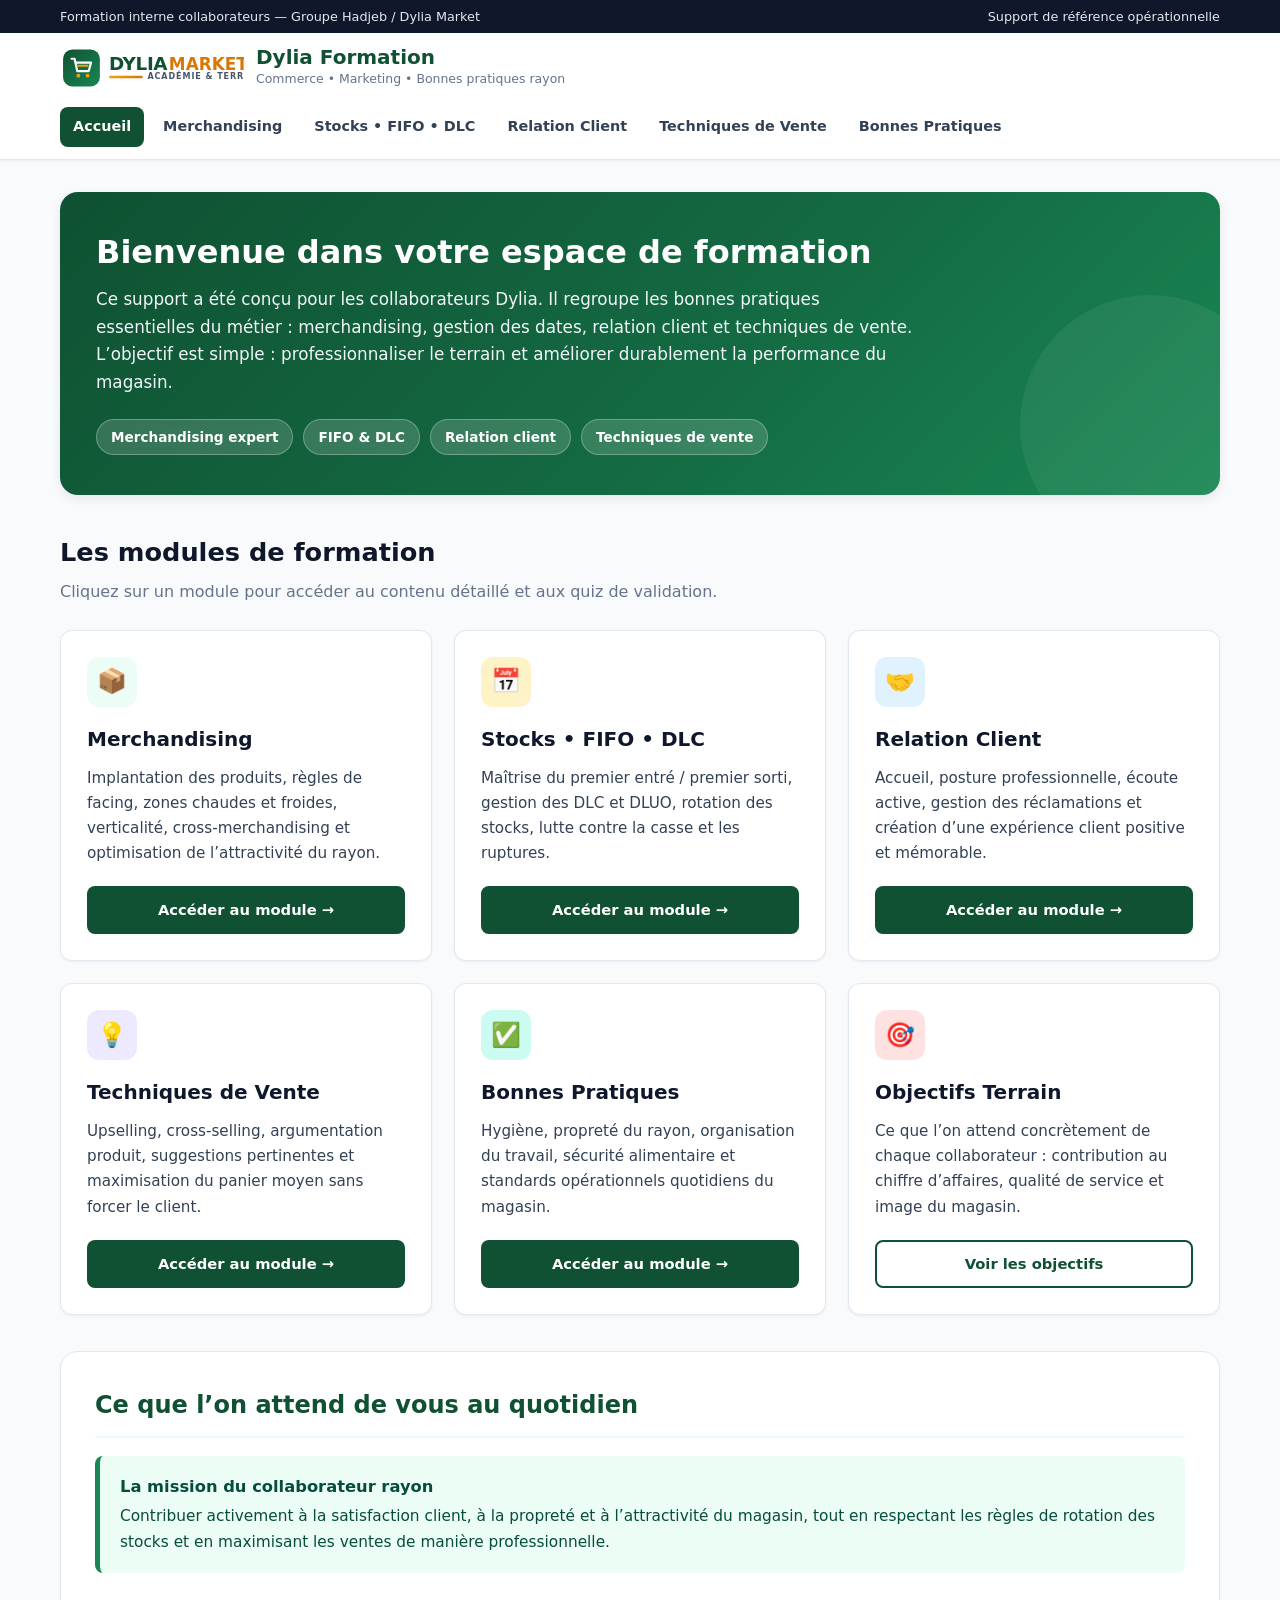
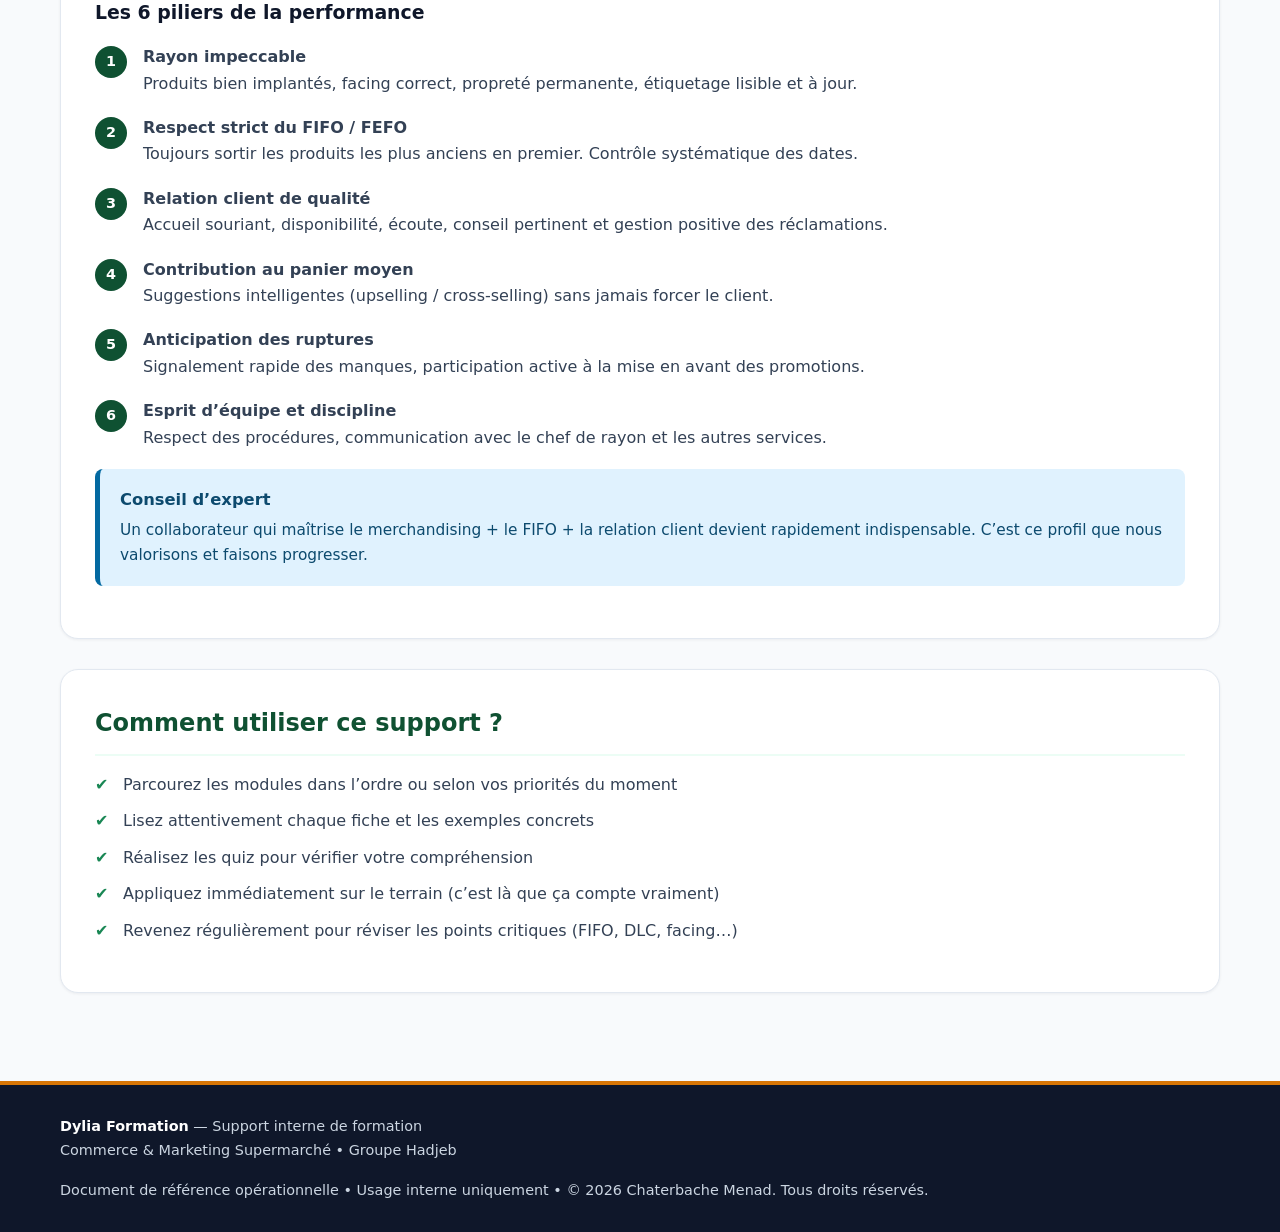
<file: dylia-formation/index.html>
<!DOCTYPE html>
<html lang="fr">
<head>
  <meta charset="UTF-8">
  <meta name="viewport" content="width=device-width, initial-scale=1.0">
  <title>Dylia Formation | Commerce & Marketing Supermarché</title>
  <meta name="description" content="Support de formation interne Dylia - Bonnes pratiques commerce, merchandising, FIFO, relation client">
  <link rel="stylesheet" href="css/style.css">
</head>
<body>

  <header class="header">
    <div class="header-top">
      <div class="container">
        <span>Formation interne collaborateurs — Groupe Hadjeb / Dylia Market</span>
        <span>Support de référence opérationnelle</span>
      </div>
    </div>
    <div class="container">
      <div class="logo-area">
        <a href="index.html">
          <img src="img/logo-dylia.svg" alt="Dylia Market" class="logo-img">
          <div class="logo-text">
            <h1>Dylia Formation</h1>
            <span>Commerce • Marketing • Bonnes pratiques rayon</span>
          </div>
        </a>
      </div>
      <nav class="nav">
        <a href="index.html" class="active">Accueil</a>
        <a href="merchandising.html">Merchandising</a>
        <a href="stocks-fifo-dlc.html">Stocks • FIFO • DLC</a>
        <a href="relation-client.html">Relation Client</a>
        <a href="techniques-vente.html">Techniques de Vente</a>
        <a href="bonnes-pratiques.html">Bonnes Pratiques</a>
      </nav>
    </div>
  </header>

  <main class="main">
    <div class="container">

      <!-- HERO -->
      <section class="hero">
        <h2>Bienvenue dans votre espace de formation</h2>
        <p>
          Ce support a été conçu pour les collaborateurs Dylia. Il regroupe les bonnes pratiques 
          essentielles du métier : merchandising, gestion des dates, relation client et techniques 
          de vente. L’objectif est simple : professionnaliser le terrain et améliorer durablement 
          la performance du magasin.
        </p>
        <div class="hero-badges">
          <span class="badge">Merchandising expert</span>
          <span class="badge">FIFO & DLC</span>
          <span class="badge">Relation client</span>
          <span class="badge">Techniques de vente</span>
        </div>
      </section>

      <!-- MODULES -->
      <h2 class="section-title">Les modules de formation</h2>
      <p class="section-subtitle">Cliquez sur un module pour accéder au contenu détaillé et aux quiz de validation.</p>

      <div class="cards-grid">

        <article class="card">
          <div class="card-icon green">📦</div>
          <h3>Merchandising</h3>
          <p>
            Implantation des produits, règles de facing, zones chaudes et froides, verticalité, 
            cross-merchandising et optimisation de l’attractivité du rayon.
          </p>
          <a href="merchandising.html" class="btn btn-primary">Accéder au module →</a>
        </article>

        <article class="card">
          <div class="card-icon orange">📅</div>
          <h3>Stocks • FIFO • DLC</h3>
          <p>
            Maîtrise du premier entré / premier sorti, gestion des DLC et DLUO, 
            rotation des stocks, lutte contre la casse et les ruptures.
          </p>
          <a href="stocks-fifo-dlc.html" class="btn btn-primary">Accéder au module →</a>
        </article>

        <article class="card">
          <div class="card-icon blue">🤝</div>
          <h3>Relation Client</h3>
          <p>
            Accueil, posture professionnelle, écoute active, gestion des réclamations 
            et création d’une expérience client positive et mémorable.
          </p>
          <a href="relation-client.html" class="btn btn-primary">Accéder au module →</a>
        </article>

        <article class="card">
          <div class="card-icon purple">💡</div>
          <h3>Techniques de Vente</h3>
          <p>
            Upselling, cross-selling, argumentation produit, suggestions pertinentes 
            et maximisation du panier moyen sans forcer le client.
          </p>
          <a href="techniques-vente.html" class="btn btn-primary">Accéder au module →</a>
        </article>

        <article class="card">
          <div class="card-icon teal">✅</div>
          <h3>Bonnes Pratiques</h3>
          <p>
            Hygiène, propreté du rayon, organisation du travail, sécurité alimentaire 
            et standards opérationnels quotidiens du magasin.
          </p>
          <a href="bonnes-pratiques.html" class="btn btn-primary">Accéder au module →</a>
        </article>

        <article class="card">
          <div class="card-icon red">🎯</div>
          <h3>Objectifs Terrain</h3>
          <p>
            Ce que l’on attend concrètement de chaque collaborateur : 
            contribution au chiffre d’affaires, qualité de service et image du magasin.
          </p>
          <a href="#objectifs" class="btn btn-outline">Voir les objectifs</a>
        </article>

      </div>

      <!-- OBJECTIFS -->
      <section id="objectifs" class="content-page" style="margin-top: 20px;">
        <h2>Ce que l’on attend de vous au quotidien</h2>
        
        <div class="callout callout-success">
          <strong>La mission du collaborateur rayon</strong>
          Contribuer activement à la satisfaction client, à la propreté et à l’attractivité du magasin, 
          tout en respectant les règles de rotation des stocks et en maximisant les ventes de manière professionnelle.
        </div>

        <h3>Les 6 piliers de la performance</h3>
        <ol class="steps">
          <li>
            <strong>Rayon impeccable</strong><br>
            Produits bien implantés, facing correct, propreté permanente, étiquetage lisible et à jour.
          </li>
          <li>
            <strong>Respect strict du FIFO / FEFO</strong><br>
            Toujours sortir les produits les plus anciens en premier. Contrôle systématique des dates.
          </li>
          <li>
            <strong>Relation client de qualité</strong><br>
            Accueil souriant, disponibilité, écoute, conseil pertinent et gestion positive des réclamations.
          </li>
          <li>
            <strong>Contribution au panier moyen</strong><br>
            Suggestions intelligentes (upselling / cross-selling) sans jamais forcer le client.
          </li>
          <li>
            <strong>Anticipation des ruptures</strong><br>
            Signalement rapide des manques, participation active à la mise en avant des promotions.
          </li>
          <li>
            <strong>Esprit d’équipe et discipline</strong><br>
            Respect des procédures, communication avec le chef de rayon et les autres services.
          </li>
        </ol>

        <div class="callout callout-info">
          <strong>Conseil d’expert</strong>
          Un collaborateur qui maîtrise le merchandising + le FIFO + la relation client 
          devient rapidement indispensable. C’est ce profil que nous valorisons et faisons progresser.
        </div>
      </section>

      <!-- COMMENT UTILISER -->
      <section class="content-page" style="margin-top: 30px;">
        <h2>Comment utiliser ce support ?</h2>
        <ul class="checklist">
          <li>Parcourez les modules dans l’ordre ou selon vos priorités du moment</li>
          <li>Lisez attentivement chaque fiche et les exemples concrets</li>
          <li>Réalisez les quiz pour vérifier votre compréhension</li>
          <li>Appliquez immédiatement sur le terrain (c’est là que ça compte vraiment)</li>
          <li>Revenez régulièrement pour réviser les points critiques (FIFO, DLC, facing…)</li>
        </ul>
      </section>

    </div>
  </main>

  <footer class="footer">
    <div class="container">
      <div>
        <strong>Dylia Formation</strong> — Support interne de formation<br>
        Commerce & Marketing Supermarché • Groupe Hadjeb
      </div>
      <div>
        Document de référence opérationnelle • Usage interne uniquement • © 2026 Chaterbache Menad. Tous droits réservés.
      </div>
    </div>
  </footer>

</body>
</html>
</file>
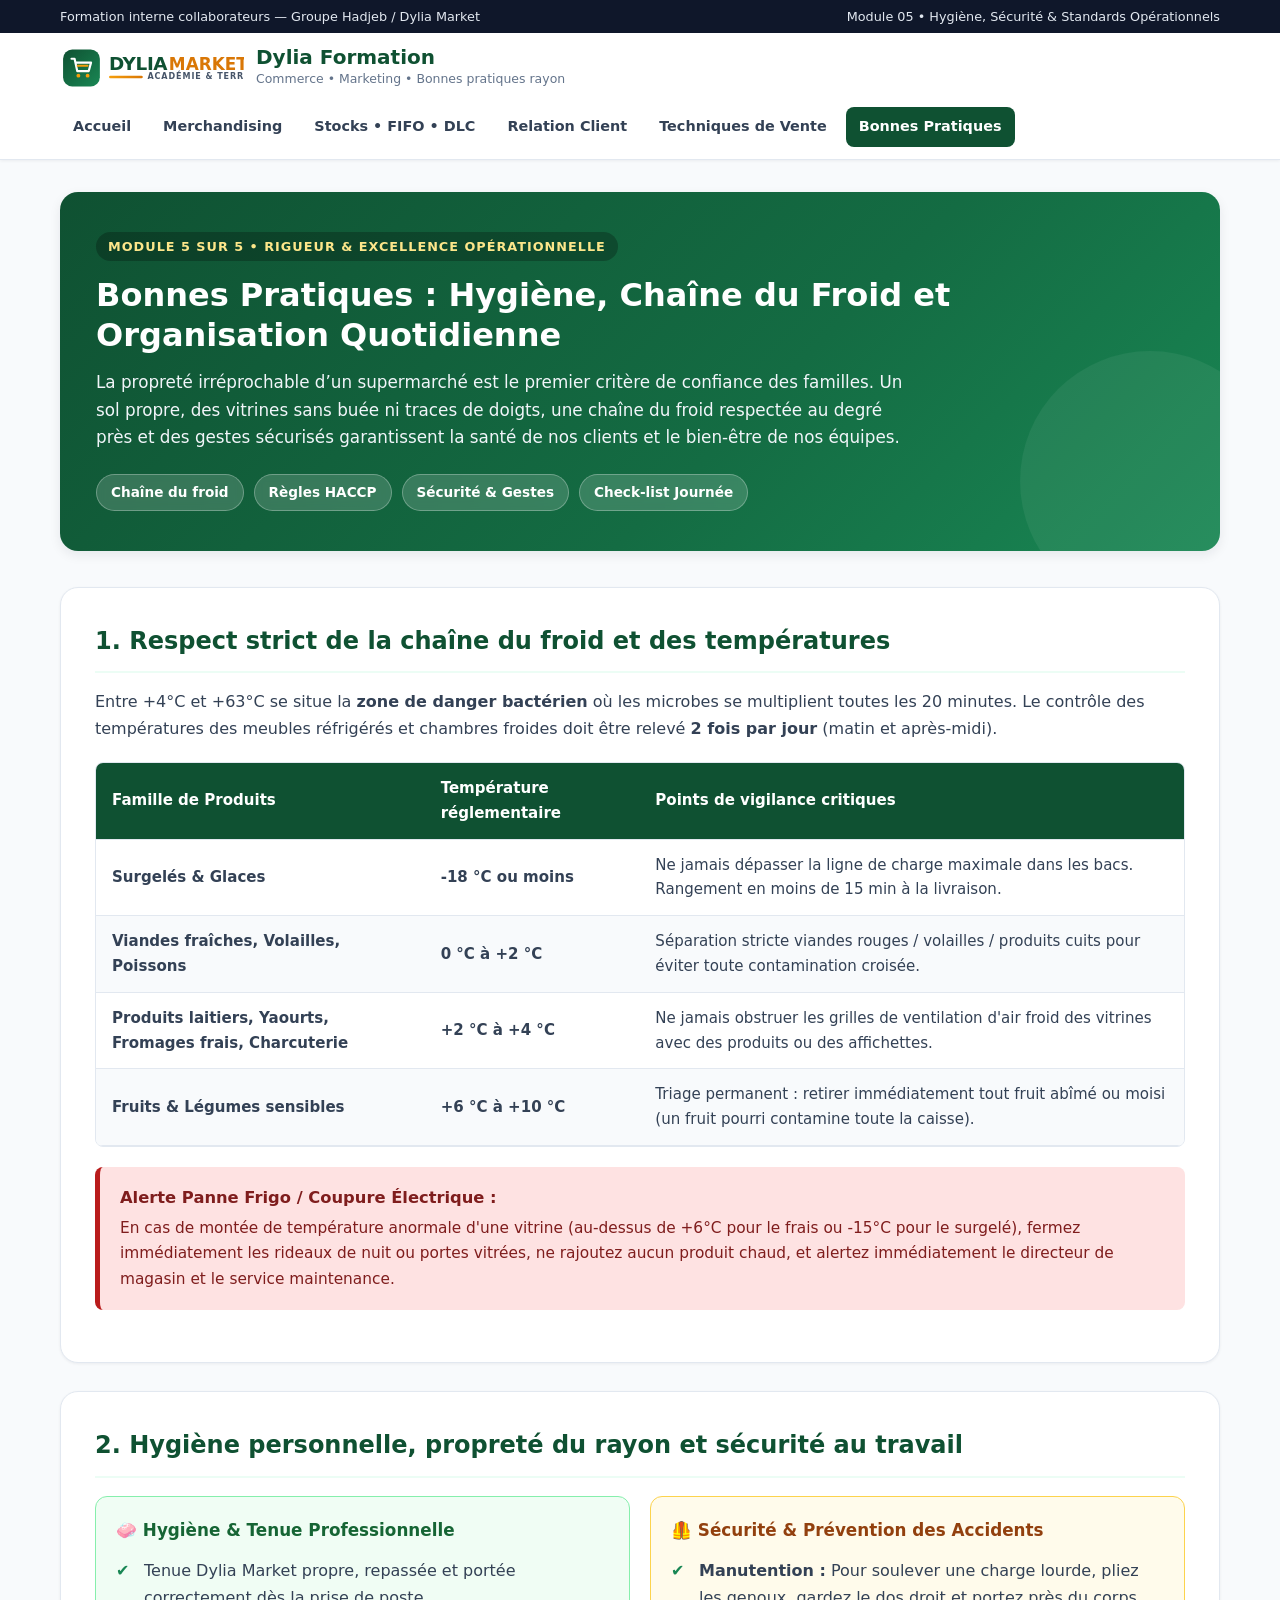
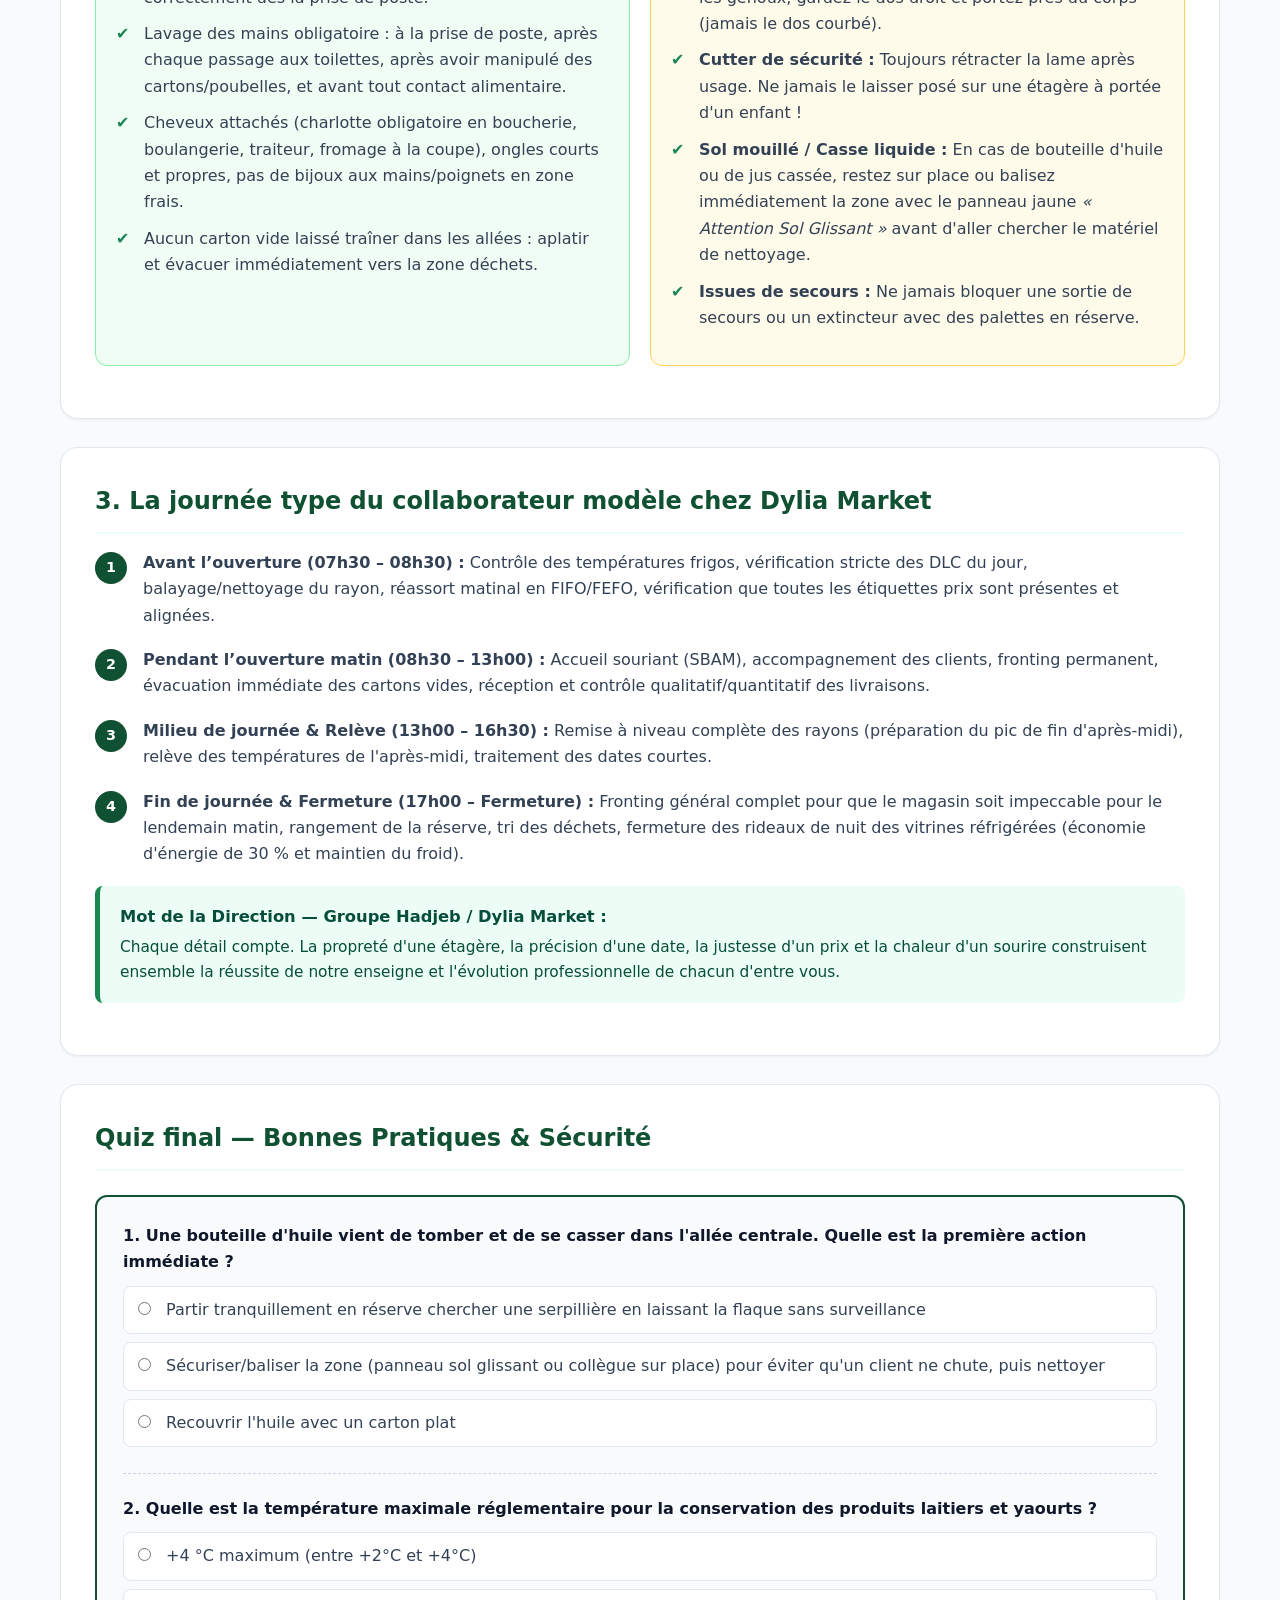
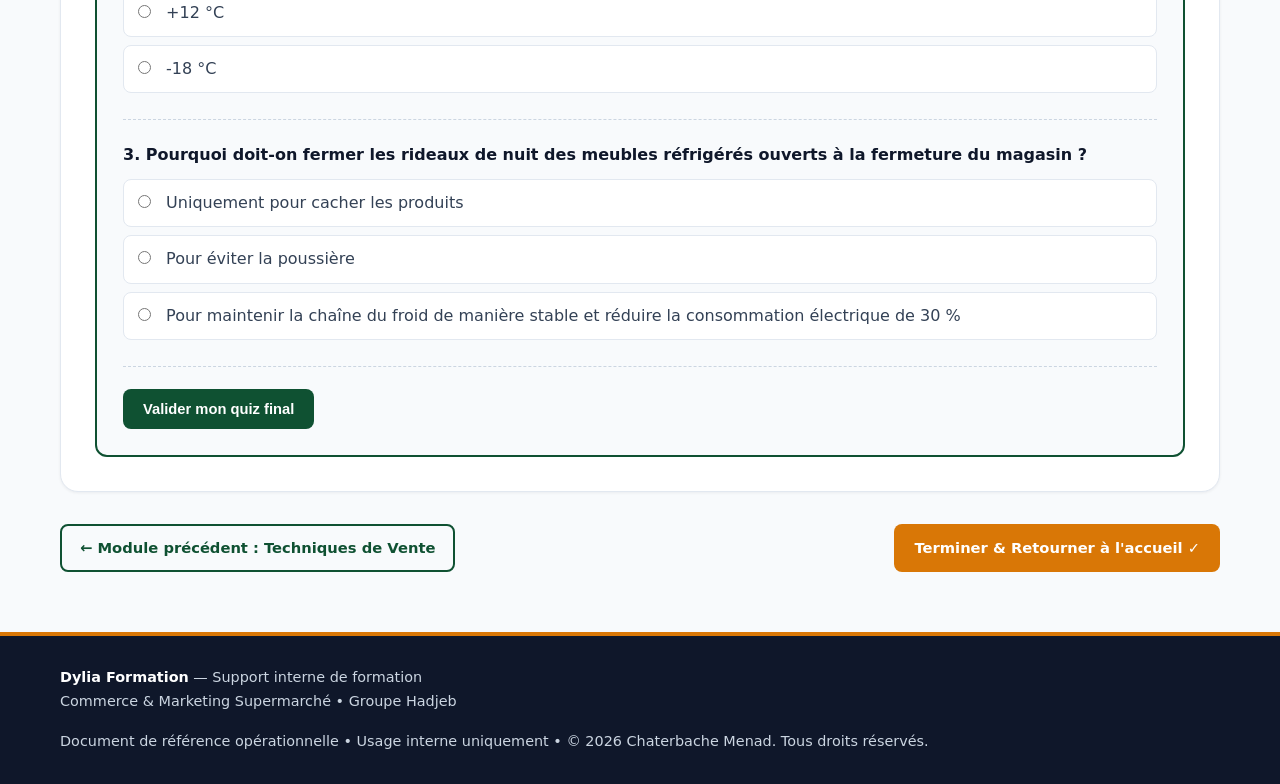
<file: dylia-formation/bonnes-pratiques.html>
<!DOCTYPE html>
<html lang="fr">
<head>
  <meta charset="UTF-8">
  <meta name="viewport" content="width=device-width, initial-scale=1.0">
  <title>Bonnes Pratiques, Hygiène &amp; Sécurité | Dylia Formation</title>
  <meta name="description" content="Standards opérationnels quotidiens Dylia Market : hygiène HACCP, chaîne du froid, sécurité au travail et check-list d'ouverture/fermeture.">
  <link rel="stylesheet" href="css/style.css">
</head>
<body>

  <header class="header">
    <div class="header-top">
      <div class="container">
        <span>Formation interne collaborateurs — Groupe Hadjeb / Dylia Market</span>
        <span>Module 05 • Hygiène, Sécurité &amp; Standards Opérationnels</span>
      </div>
    </div>
    <div class="container">
      <div class="logo-area">
        <a href="index.html">
          <img src="img/logo-dylia.svg" alt="Dylia Market" class="logo-img">
          <div class="logo-text">
            <h1>Dylia Formation</h1>
            <span>Commerce • Marketing • Bonnes pratiques rayon</span>
          </div>
        </a>
      </div>
      <nav class="nav">
        <a href="index.html">Accueil</a>
        <a href="merchandising.html">Merchandising</a>
        <a href="stocks-fifo-dlc.html">Stocks • FIFO • DLC</a>
        <a href="relation-client.html">Relation Client</a>
        <a href="techniques-vente.html">Techniques de Vente</a>
        <a href="bonnes-pratiques.html" class="active">Bonnes Pratiques</a>
      </nav>
    </div>
  </header>

  <main class="main">
    <div class="container">

      <section class="hero">
        <span class="hero-breadcrumb">Module 5 sur 5 • Rigueur &amp; Excellence Opérationnelle</span>
        <h2>Bonnes Pratiques : Hygiène, Chaîne du Froid et Organisation Quotidienne</h2>
        <p>
          La propreté irréprochable d’un supermarché est le premier critère de confiance des familles. 
          Un sol propre, des vitrines sans buée ni traces de doigts, une chaîne du froid respectée au degré près 
          et des gestes sécurisés garantissent la santé de nos clients et le bien-être de nos équipes.
        </p>
        <div class="hero-badges">
          <span class="badge">Chaîne du froid</span>
          <span class="badge">Règles HACCP</span>
          <span class="badge">Sécurité &amp; Gestes</span>
          <span class="badge">Check-list Journée</span>
        </div>
      </section>

      <!-- SECTION 1 : CHAINE DU FROID -->
      <section class="content-page">
        <h2>1. Respect strict de la chaîne du froid et des températures</h2>
        <p>
          Entre +4°C et +63°C se situe la <strong>zone de danger bactérien</strong> où les microbes se multiplient toutes les 20 minutes. 
          Le contrôle des températures des meubles réfrigérés et chambres froides doit être relevé <strong>2 fois par jour</strong> (matin et après-midi).
        </p>

        <div class="table-wrapper">
          <table>
            <thead>
              <tr>
                <th>Famille de Produits</th>
                <th>Température réglementaire</th>
                <th>Points de vigilance critiques</th>
              </tr>
            </thead>
            <tbody>
              <tr>
                <td><strong>Surgelés &amp; Glaces</strong></td>
                <td><strong>-18 °C ou moins</strong></td>
                <td>Ne jamais dépasser la ligne de charge maximale dans les bacs. Rangement en moins de 15 min à la livraison.</td>
              </tr>
              <tr>
                <td><strong>Viandes fraîches, Volailles, Poissons</strong></td>
                <td><strong>0 °C à +2 °C</strong></td>
                <td>Séparation stricte viandes rouges / volailles / produits cuits pour éviter toute contamination croisée.</td>
              </tr>
              <tr>
                <td><strong>Produits laitiers, Yaourts, Fromages frais, Charcuterie</strong></td>
                <td><strong>+2 °C à +4 °C</strong></td>
                <td>Ne jamais obstruer les grilles de ventilation d'air froid des vitrines avec des produits ou des affichettes.</td>
              </tr>
              <tr>
                <td><strong>Fruits &amp; Légumes sensibles</strong></td>
                <td><strong>+6 °C à +10 °C</strong></td>
                <td>Triage permanent : retirer immédiatement tout fruit abîmé ou moisi (un fruit pourri contamine toute la caisse).</td>
              </tr>
            </tbody>
          </table>
        </div>

        <div class="callout callout-danger">
          <strong>Alerte Panne Frigo / Coupure Électrique :</strong>
          En cas de montée de température anormale d'une vitrine (au-dessus de +6°C pour le frais ou -15°C pour le surgelé), fermez immédiatement les rideaux de nuit ou portes vitrées, ne rajoutez aucun produit chaud, et alertez immédiatement le directeur de magasin et le service maintenance.
        </div>
      </section>

      <!-- SECTION 2 : HYGIÈNE & SÉCURITÉ -->
      <section class="content-page">
        <h2>2. Hygiène personnelle, propreté du rayon et sécurité au travail</h2>

        <div class="grid-2">
          <div class="box-do">
            <h4>🧼 Hygiène &amp; Tenue Professionnelle</h4>
            <ul class="checklist">
              <li>Tenue Dylia Market propre, repassée et portée correctement dès la prise de poste.</li>
              <li>Lavage des mains obligatoire : à la prise de poste, après chaque passage aux toilettes, après avoir manipulé des cartons/poubelles, et avant tout contact alimentaire.</li>
              <li>Cheveux attachés (charlotte obligatoire en boucherie, boulangerie, traiteur, fromage à la coupe), ongles courts et propres, pas de bijoux aux mains/poignets en zone frais.</li>
              <li>Aucun carton vide laissé traîner dans les allées : aplatir et évacuer immédiatement vers la zone déchets.</li>
            </ul>
          </div>
          <div class="box-dont" style="background:#fffbeb; border-color:#fcd34d;">
            <h4 style="color:#92400e;">🦺 Sécurité &amp; Prévention des Accidents</h4>
            <ul class="checklist">
              <li><strong>Manutention :</strong> Pour soulever une charge lourde, pliez les genoux, gardez le dos droit et portez près du corps (jamais le dos courbé).</li>
              <li><strong>Cutter de sécurité :</strong> Toujours rétracter la lame après usage. Ne jamais le laisser posé sur une étagère à portée d'un enfant !</li>
              <li><strong>Sol mouillé / Casse liquide :</strong> En cas de bouteille d'huile ou de jus cassée, restez sur place ou balisez immédiatement la zone avec le panneau jaune <em>« Attention Sol Glissant »</em> avant d'aller chercher le matériel de nettoyage.</li>
              <li><strong>Issues de secours :</strong> Ne jamais bloquer une sortie de secours ou un extincteur avec des palettes en réserve.</li>
            </ul>
          </div>
        </div>
      </section>

      <!-- SECTION 3 : CHECKLIST QUOTIDIENNE -->
      <section class="content-page">
        <h2>3. La journée type du collaborateur modèle chez Dylia Market</h2>
        
        <ol class="steps">
          <li><strong>Avant l’ouverture (07h30 – 08h30) :</strong> Contrôle des températures frigos, vérification stricte des DLC du jour, balayage/nettoyage du rayon, réassort matinal en FIFO/FEFO, vérification que toutes les étiquettes prix sont présentes et alignées.</li>
          <li><strong>Pendant l’ouverture matin (08h30 – 13h00) :</strong> Accueil souriant (SBAM), accompagnement des clients, fronting permanent, évacuation immédiate des cartons vides, réception et contrôle qualitatif/quantitatif des livraisons.</li>
          <li><strong>Milieu de journée &amp; Relève (13h00 – 16h30) :</strong> Remise à niveau complète des rayons (préparation du pic de fin d'après-midi), relève des températures de l'après-midi, traitement des dates courtes.</li>
          <li><strong>Fin de journée &amp; Fermeture (17h00 – Fermeture) :</strong> Fronting général complet pour que le magasin soit impeccable pour le lendemain matin, rangement de la réserve, tri des déchets, fermeture des rideaux de nuit des vitrines réfrigérées (économie d'énergie de 30 % et maintien du froid).</li>
        </ol>

        <div class="callout callout-success">
          <strong>Mot de la Direction — Groupe Hadjeb / Dylia Market :</strong>
          Chaque détail compte. La propreté d'une étagère, la précision d'une date, la justesse d'un prix et la chaleur d'un sourire construisent ensemble la réussite de notre enseigne et l'évolution professionnelle de chacun d'entre vous.
        </div>
      </section>

      <!-- QUIZ MODULE 5 -->
      <section class="content-page">
        <h2>Quiz final — Bonnes Pratiques &amp; Sécurité</h2>
        <div class="quiz-box" id="quiz-bp">
          <div class="quiz-question" data-correct="b">
            <p>1. Une bouteille d'huile vient de tomber et de se casser dans l'allée centrale. Quelle est la première action immédiate ?</p>
            <div class="quiz-options">
              <label><input type="radio" name="b1" value="a"> Partir tranquillement en réserve chercher une serpillière en laissant la flaque sans surveillance</label>
              <label><input type="radio" name="b1" value="b"> Sécuriser/baliser la zone (panneau sol glissant ou collègue sur place) pour éviter qu'un client ne chute, puis nettoyer</label>
              <label><input type="radio" name="b1" value="c"> Recouvrir l'huile avec un carton plat</label>
            </div>
            <div class="quiz-feedback">Exact ! La sécurité physique des clients et des collègues est la priorité absolue.</div>
          </div>

          <div class="quiz-question" data-correct="a">
            <p>2. Quelle est la température maximale réglementaire pour la conservation des produits laitiers et yaourts ?</p>
            <div class="quiz-options">
              <label><input type="radio" name="b2" value="a"> +4 °C maximum (entre +2°C et +4°C)</label>
              <label><input type="radio" name="b2" value="b"> +12 °C</label>
              <label><input type="radio" name="b2" value="c"> -18 °C</label>
            </div>
            <div class="quiz-feedback">Parfait ! Au-delà de +4°C, les bactéries se développent rapidement dans les produits laitiers.</div>
          </div>

          <div class="quiz-question" data-correct="c">
            <p>3. Pourquoi doit-on fermer les rideaux de nuit des meubles réfrigérés ouverts à la fermeture du magasin ?</p>
            <div class="quiz-options">
              <label><input type="radio" name="b3" value="a"> Uniquement pour cacher les produits</label>
              <label><input type="radio" name="b3" value="b"> Pour éviter la poussière</label>
              <label><input type="radio" name="b3" value="c"> Pour maintenir la chaîne du froid de manière stable et réduire la consommation électrique de 30 %</label>
            </div>
            <div class="quiz-feedback">Bravo ! C'est un geste essentiel pour la qualité des produits et la performance énergétique du magasin.</div>
          </div>

          <button type="button" class="btn btn-primary" onclick="corrigerQuiz('quiz-bp')">Valider mon quiz final</button>
          <div class="quiz-result"></div>
        </div>
      </section>

      <div class="module-nav">
        <a href="techniques-vente.html" class="btn btn-outline">← Module précédent : Techniques de Vente</a>
        <a href="index.html" class="btn btn-accent">Terminer &amp; Retourner à l'accueil ✓</a>
      </div>

    </div>
  </main>

  <footer class="footer">
    <div class="container">
      <div>
        <strong>Dylia Formation</strong> — Support interne de formation<br>
        Commerce &amp; Marketing Supermarché • Groupe Hadjeb
      </div>
      <div>
        Document de référence opérationnelle • Usage interne uniquement • © 2026 Chaterbache Menad. Tous droits réservés.
      </div>
    </div>
  </footer>

  <script>
    function corrigerQuiz(quizId) {
      const box = document.getElementById(quizId);
      const questions = box.querySelectorAll('.quiz-question');
      let score = 0;
      questions.forEach((q) => {
        const correct = q.dataset.correct;
        const selected = q.querySelector('input[type="radio"]:checked');
        const feedback = q.querySelector('.quiz-feedback');
        feedback.style.display = 'block';
        if (selected && selected.value === correct) {
          score++;
          feedback.style.color = '#166534';
          feedback.textContent = '✔ Bonne réponse ! ' + feedback.textContent.replace(/^✔ Bonne réponse ! |^✖ Incorrect\. /, '');
        } else {
          feedback.style.color = '#b91c1c';
          feedback.textContent = '✖ Incorrect. ' + feedback.textContent.replace(/^✔ Bonne réponse ! |^✖ Incorrect\. /, '');
        }
      });
      const res = box.querySelector('.quiz-result');
      res.style.display = 'block';
      res.style.background = score === questions.length ? '#dcfce7' : '#fef3c7';
      res.style.color = score === questions.length ? '#166534' : '#92400e';
      res.textContent = score === questions.length
        ? `Félicitations ! Score : ${score}/${questions.length}. Vous avez validé l'ensemble du parcours Dylia Formation !`
        : `Score : ${score}/${questions.length}. Relisez les règles d'hygiène et sécurité ci-dessus.`;
    }
  </script>
</body>
</html>
</file>
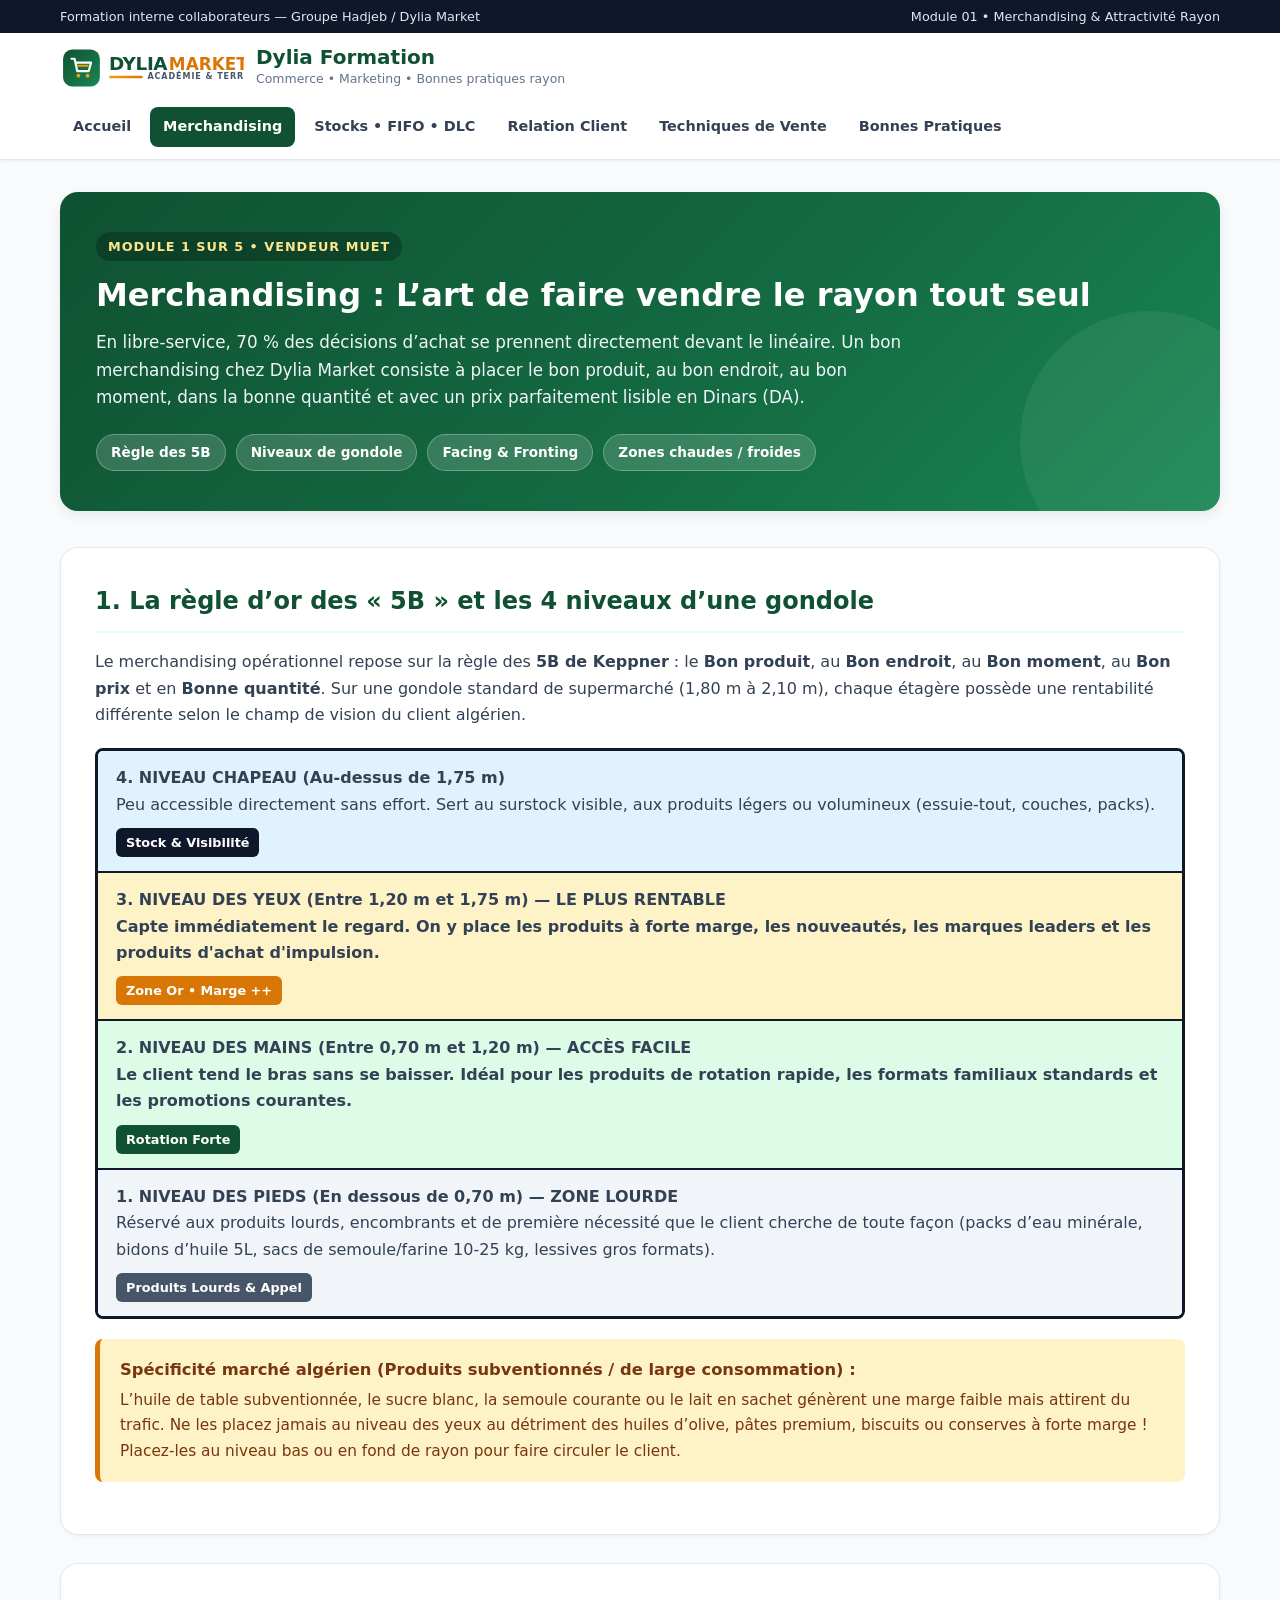
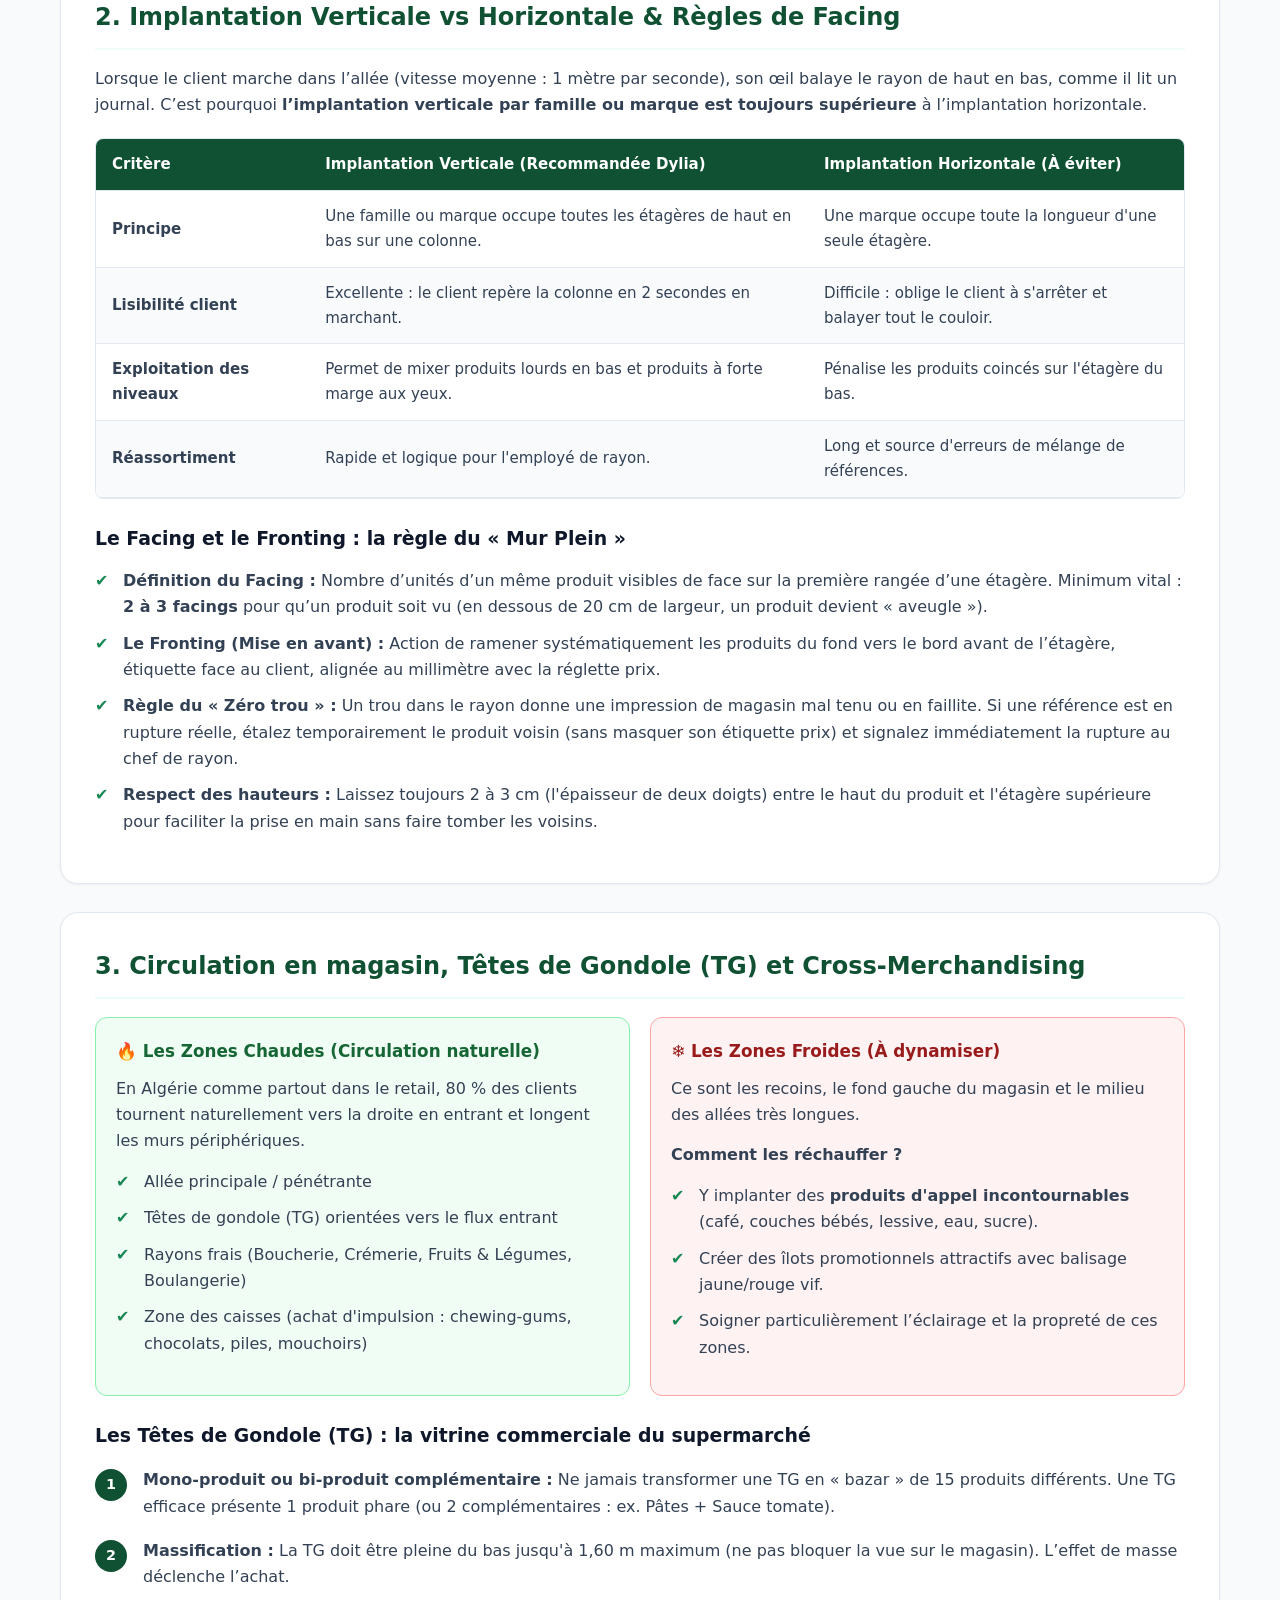
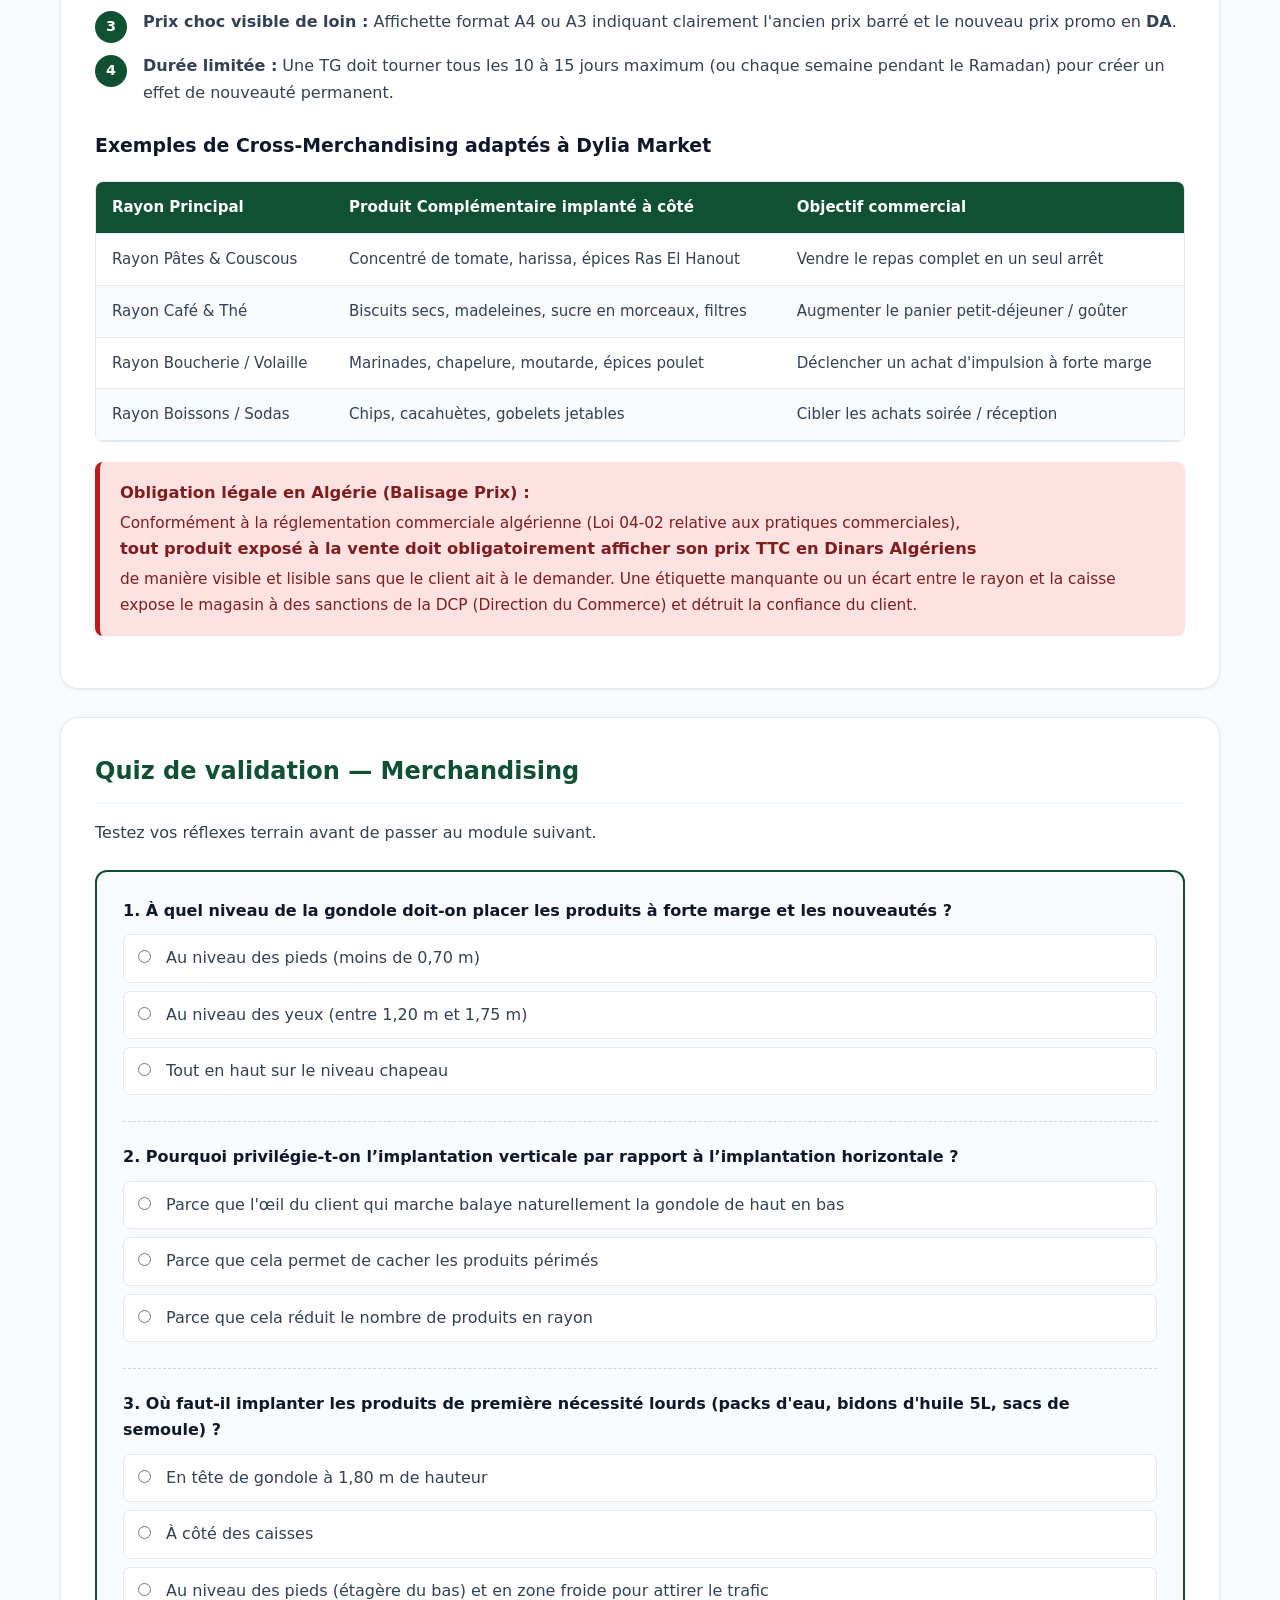
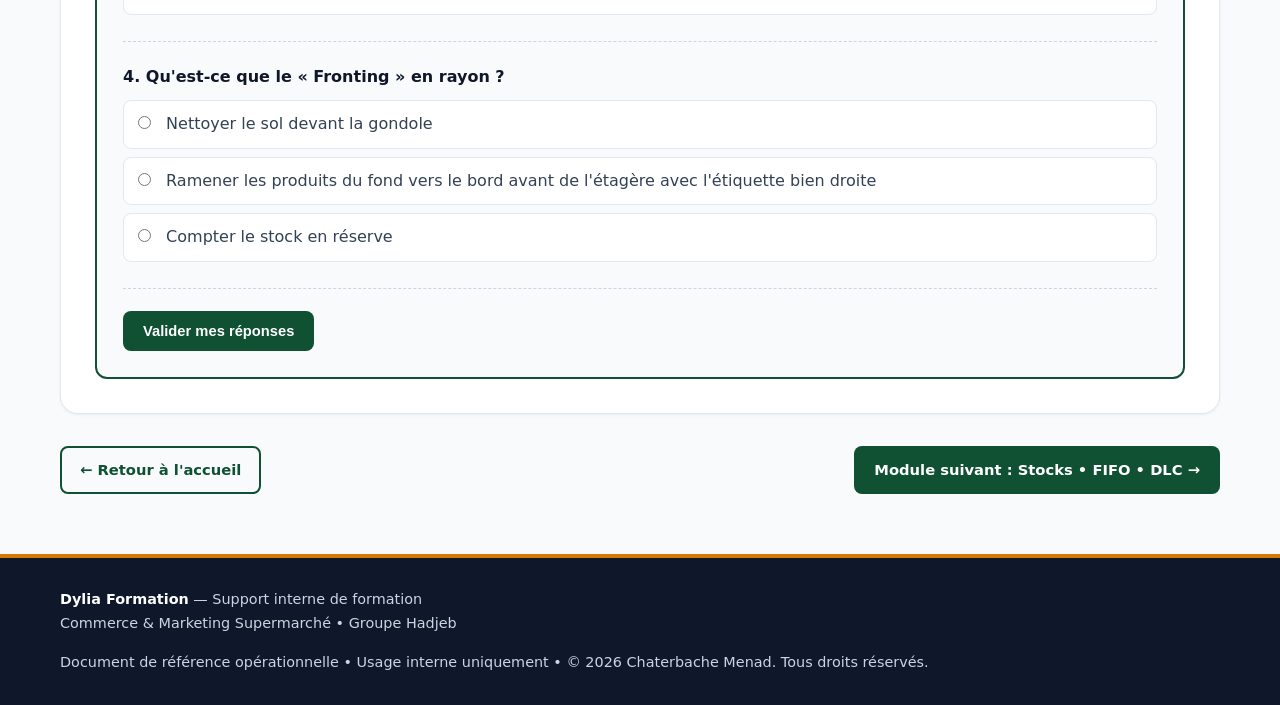
<file: dylia-formation/merchandising.html>
<!DOCTYPE html>
<html lang="fr">
<head>
  <meta charset="UTF-8">
  <meta name="viewport" content="width=device-width, initial-scale=1.0">
  <title>Merchandising Supermarché | Dylia Formation</title>
  <meta name="description" content="Formation merchandising grande distribution Algérie : facing, zones chaudes et froides, niveaux d'implantation, cross-merchandising et balisage prix.">
  <link rel="stylesheet" href="css/style.css">
</head>
<body>

  <header class="header">
    <div class="header-top">
      <div class="container">
        <span>Formation interne collaborateurs — Groupe Hadjeb / Dylia Market</span>
        <span>Module 01 • Merchandising &amp; Attractivité Rayon</span>
      </div>
    </div>
    <div class="container">
      <div class="logo-area">
        <a href="index.html">
          <img src="img/logo-dylia.svg" alt="Dylia Market" class="logo-img">
          <div class="logo-text">
            <h1>Dylia Formation</h1>
            <span>Commerce • Marketing • Bonnes pratiques rayon</span>
          </div>
        </a>
      </div>
      <nav class="nav">
        <a href="index.html">Accueil</a>
        <a href="merchandising.html" class="active">Merchandising</a>
        <a href="stocks-fifo-dlc.html">Stocks • FIFO • DLC</a>
        <a href="relation-client.html">Relation Client</a>
        <a href="techniques-vente.html">Techniques de Vente</a>
        <a href="bonnes-pratiques.html">Bonnes Pratiques</a>
      </nav>
    </div>
  </header>

  <main class="main">
    <div class="container">

      <section class="hero">
        <span class="hero-breadcrumb">Module 1 sur 5 • Vendeur Muet</span>
        <h2>Merchandising : L’art de faire vendre le rayon tout seul</h2>
        <p>
          En libre-service, 70 % des décisions d’achat se prennent directement devant le linéaire. 
          Un bon merchandising chez Dylia Market consiste à placer le bon produit, au bon endroit, 
          au bon moment, dans la bonne quantité et avec un prix parfaitement lisible en Dinars (DA).
        </p>
        <div class="hero-badges">
          <span class="badge">Règle des 5B</span>
          <span class="badge">Niveaux de gondole</span>
          <span class="badge">Facing &amp; Fronting</span>
          <span class="badge">Zones chaudes / froides</span>
        </div>
      </section>

      <!-- SECTION 1 : LES 5B & NIVEAUX DE GONDOLE -->
      <section class="content-page">
        <h2>1. La règle d’or des « 5B » et les 4 niveaux d’une gondole</h2>
        <p>
          Le merchandising opérationnel repose sur la règle des <strong>5B de Keppner</strong> : 
          le <strong>Bon produit</strong>, au <strong>Bon endroit</strong>, au <strong>Bon moment</strong>, 
          au <strong>Bon prix</strong> et en <strong>Bonne quantité</strong>. Sur une gondole standard de supermarché (1,80 m à 2,10 m), 
          chaque étagère possède une rentabilité différente selon le champ de vision du client algérien.
        </p>

        <div class="shelf-diagram">
          <div class="shelf-level shelf-hat">
            <div>
              <strong>4. NIVEAU CHAPEAU (Au-dessus de 1,75 m)</strong><br>
              <span>Peu accessible directement sans effort. Sert au surstock visible, aux produits légers ou volumineux (essuie-tout, couches, packs).</span>
            </div>
            <span class="tag-pill">Stock &amp; Visibilité</span>
          </div>
          <div class="shelf-level shelf-eyes">
            <div>
              <strong>3. NIVEAU DES YEUX (Entre 1,20 m et 1,75 m) — LE PLUS RENTABLE</strong><br>
              <span>Capte immédiatement le regard. On y place les produits à forte marge, les nouveautés, les marques leaders et les produits d'achat d'impulsion.</span>
            </div>
            <span class="tag-pill" style="background:#d97706;">Zone Or • Marge ++</span>
          </div>
          <div class="shelf-level shelf-hands">
            <div>
              <strong>2. NIVEAU DES MAINS (Entre 0,70 m et 1,20 m) — ACCÈS FACILE</strong><br>
              <span>Le client tend le bras sans se baisser. Idéal pour les produits de rotation rapide, les formats familiaux standards et les promotions courantes.</span>
            </div>
            <span class="tag-pill" style="background:#0f5132;">Rotation Forte</span>
          </div>
          <div class="shelf-level shelf-feet">
            <div>
              <strong>1. NIVEAU DES PIEDS (En dessous de 0,70 m) — ZONE LOURDE</strong><br>
              <span>Réservé aux produits lourds, encombrants et de première nécessité que le client cherche de toute façon (packs d’eau minérale, bidons d’huile 5L, sacs de semoule/farine 10-25 kg, lessives gros formats).</span>
            </div>
            <span class="tag-pill" style="background:#475569;">Produits Lourds &amp; Appel</span>
          </div>
        </div>

        <div class="callout callout-warning">
          <strong>Spécificité marché algérien (Produits subventionnés / de large consommation) :</strong>
          L’huile de table subventionnée, le sucre blanc, la semoule courante ou le lait en sachet génèrent une marge faible mais attirent du trafic. Ne les placez jamais au niveau des yeux au détriment des huiles d’olive, pâtes premium, biscuits ou conserves à forte marge ! Placez-les au niveau bas ou en fond de rayon pour faire circuler le client.
        </div>
      </section>

      <!-- SECTION 2 : IMPLANTATION VERTICALE VS HORIZONTALE -->
      <section class="content-page">
        <h2>2. Implantation Verticale vs Horizontale &amp; Règles de Facing</h2>
        <p>
          Lorsque le client marche dans l’allée (vitesse moyenne : 1 mètre par seconde), son œil balaye le rayon de haut en bas, 
          comme il lit un journal. C’est pourquoi <strong>l’implantation verticale par famille ou marque est toujours supérieure</strong> à l’implantation horizontale.
        </p>

        <div class="table-wrapper">
          <table>
            <thead>
              <tr>
                <th>Critère</th>
                <th>Implantation Verticale (Recommandée Dylia)</th>
                <th>Implantation Horizontale (À éviter)</th>
              </tr>
            </thead>
            <tbody>
              <tr>
                <td><strong>Principe</strong></td>
                <td>Une famille ou marque occupe toutes les étagères de haut en bas sur une colonne.</td>
                <td>Une marque occupe toute la longueur d'une seule étagère.</td>
              </tr>
              <tr>
                <td><strong>Lisibilité client</strong></td>
                <td>Excellente : le client repère la colonne en 2 secondes en marchant.</td>
                <td>Difficile : oblige le client à s'arrêter et balayer tout le couloir.</td>
              </tr>
              <tr>
                <td><strong>Exploitation des niveaux</strong></td>
                <td>Permet de mixer produits lourds en bas et produits à forte marge aux yeux.</td>
                <td>Pénalise les produits coincés sur l'étagère du bas.</td>
              </tr>
              <tr>
                <td><strong>Réassortiment</strong></td>
                <td>Rapide et logique pour l'employé de rayon.</td>
                <td>Long et source d'erreurs de mélange de références.</td>
              </tr>
            </tbody>
          </table>
        </div>

        <h3>Le Facing et le Fronting : la règle du « Mur Plein »</h3>
        <ul class="checklist">
          <li><strong>Définition du Facing :</strong> Nombre d’unités d’un même produit visibles de face sur la première rangée d’une étagère. Minimum vital : <strong>2 à 3 facings</strong> pour qu’un produit soit vu (en dessous de 20 cm de largeur, un produit devient « aveugle »).</li>
          <li><strong>Le Fronting (Mise en avant) :</strong> Action de ramener systématiquement les produits du fond vers le bord avant de l’étagère, étiquette face au client, alignée au millimètre avec la réglette prix.</li>
          <li><strong>Règle du « Zéro trou » :</strong> Un trou dans le rayon donne une impression de magasin mal tenu ou en faillite. Si une référence est en rupture réelle, étalez temporairement le produit voisin (sans masquer son étiquette prix) et signalez immédiatement la rupture au chef de rayon.</li>
          <li><strong>Respect des hauteurs :</strong> Laissez toujours 2 à 3 cm (l'épaisseur de deux doigts) entre le haut du produit et l'étagère supérieure pour faciliter la prise en main sans faire tomber les voisins.</li>
        </ul>
      </section>

      <!-- SECTION 3 : ZONES CHAUDES, ZONES FROIDES & CROSS-MERCHANDISING -->
      <section class="content-page">
        <h2>3. Circulation en magasin, Têtes de Gondole (TG) et Cross-Merchandising</h2>
        
        <div class="grid-2">
          <div class="box-do">
            <h4>🔥 Les Zones Chaudes (Circulation naturelle)</h4>
            <p>En Algérie comme partout dans le retail, 80 % des clients tournent naturellement vers la droite en entrant et longent les murs périphériques.</p>
            <ul class="checklist">
              <li>Allée principale / pénétrante</li>
              <li>Têtes de gondole (TG) orientées vers le flux entrant</li>
              <li>Rayons frais (Boucherie, Crémerie, Fruits &amp; Légumes, Boulangerie)</li>
              <li>Zone des caisses (achat d'impulsion : chewing-gums, chocolats, piles, mouchoirs)</li>
            </ul>
          </div>
          <div class="box-dont">
            <h4>❄️ Les Zones Froides (À dynamiser)</h4>
            <p>Ce sont les recoins, le fond gauche du magasin et le milieu des allées très longues.</p>
            <p><strong>Comment les réchauffer ?</strong></p>
            <ul class="checklist">
              <li>Y implanter des <strong>produits d'appel incontournables</strong> (café, couches bébés, lessive, eau, sucre).</li>
              <li>Créer des îlots promotionnels attractifs avec balisage jaune/rouge vif.</li>
              <li>Soigner particulièrement l’éclairage et la propreté de ces zones.</li>
            </ul>
          </div>
        </div>

        <h3>Les Têtes de Gondole (TG) : la vitrine commerciale du supermarché</h3>
        <ol class="steps">
          <li><strong>Mono-produit ou bi-produit complémentaire :</strong> Ne jamais transformer une TG en « bazar » de 15 produits différents. Une TG efficace présente 1 produit phare (ou 2 complémentaires : ex. Pâtes + Sauce tomate).</li>
          <li><strong>Massification :</strong> La TG doit être pleine du bas jusqu'à 1,60 m maximum (ne pas bloquer la vue sur le magasin). L’effet de masse déclenche l’achat.</li>
          <li><strong>Prix choc visible de loin :</strong> Affichette format A4 ou A3 indiquant clairement l'ancien prix barré et le nouveau prix promo en <strong>DA</strong>.</li>
          <li><strong>Durée limitée :</strong> Une TG doit tourner tous les 10 à 15 jours maximum (ou chaque semaine pendant le Ramadan) pour créer un effet de nouveauté permanent.</li>
        </ol>

        <h3>Exemples de Cross-Merchandising adaptés à Dylia Market</h3>
        <div class="table-wrapper">
          <table>
            <thead>
              <tr>
                <th>Rayon Principal</th>
                <th>Produit Complémentaire implanté à côté</th>
                <th>Objectif commercial</th>
              </tr>
            </thead>
            <tbody>
              <tr>
                <td>Rayon Pâtes &amp; Couscous</td>
                <td>Concentré de tomate, harissa, épices Ras El Hanout</td>
                <td>Vendre le repas complet en un seul arrêt</td>
              </tr>
              <tr>
                <td>Rayon Café &amp; Thé</td>
                <td>Biscuits secs, madeleines, sucre en morceaux, filtres</td>
                <td>Augmenter le panier petit-déjeuner / goûter</td>
              </tr>
              <tr>
                <td>Rayon Boucherie / Volaille</td>
                <td>Marinades, chapelure, moutarde, épices poulet</td>
                <td>Déclencher un achat d'impulsion à forte marge</td>
              </tr>
              <tr>
                <td>Rayon Boissons / Sodas</td>
                <td>Chips, cacahuètes, gobelets jetables</td>
                <td>Cibler les achats soirée / réception</td>
              </tr>
            </tbody>
          </table>
        </div>

        <div class="callout callout-danger">
          <strong>Obligation légale en Algérie (Balisage Prix) :</strong>
          Conformément à la réglementation commerciale algérienne (Loi 04-02 relative aux pratiques commerciales), <strong>tout produit exposé à la vente doit obligatoirement afficher son prix TTC en Dinars Algériens</strong> de manière visible et lisible sans que le client ait à le demander. Une étiquette manquante ou un écart entre le rayon et la caisse expose le magasin à des sanctions de la DCP (Direction du Commerce) et détruit la confiance du client.
        </div>
      </section>

      <!-- QUIZ MODULE 1 -->
      <section class="content-page">
        <h2>Quiz de validation — Merchandising</h2>
        <p>Testez vos réflexes terrain avant de passer au module suivant.</p>

        <div class="quiz-box" id="quiz-merch">
          <div class="quiz-question" data-correct="b">
            <p>1. À quel niveau de la gondole doit-on placer les produits à forte marge et les nouveautés ?</p>
            <div class="quiz-options">
              <label><input type="radio" name="q1" value="a"> Au niveau des pieds (moins de 0,70 m)</label>
              <label><input type="radio" name="q1" value="b"> Au niveau des yeux (entre 1,20 m et 1,75 m)</label>
              <label><input type="radio" name="q1" value="c"> Tout en haut sur le niveau chapeau</label>
            </div>
            <div class="quiz-feedback">Exact ! Le niveau des yeux capte immédiatement le regard et génère la meilleure marge.</div>
          </div>

          <div class="quiz-question" data-correct="a">
            <p>2. Pourquoi privilégie-t-on l’implantation verticale par rapport à l’implantation horizontale ?</p>
            <div class="quiz-options">
              <label><input type="radio" name="q2" value="a"> Parce que l'œil du client qui marche balaye naturellement la gondole de haut en bas</label>
              <label><input type="radio" name="q2" value="b"> Parce que cela permet de cacher les produits périmés</label>
              <label><input type="radio" name="q2" value="c"> Parce que cela réduit le nombre de produits en rayon</label>
            </div>
            <div class="quiz-feedback">Bonne réponse ! La lecture verticale facilite le repérage instantané des familles de produits.</div>
          </div>

          <div class="quiz-question" data-correct="c">
            <p>3. Où faut-il implanter les produits de première nécessité lourds (packs d'eau, bidons d'huile 5L, sacs de semoule) ?</p>
            <div class="quiz-options">
              <label><input type="radio" name="q3" value="a"> En tête de gondole à 1,80 m de hauteur</label>
              <label><input type="radio" name="q3" value="b"> À côté des caisses</label>
              <label><input type="radio" name="q3" value="c"> Au niveau des pieds (étagère du bas) et en zone froide pour attirer le trafic</label>
            </div>
            <div class="quiz-feedback">Parfait ! Sécurité pour le client (pas de port de charge en hauteur) et dynamisation des zones froides.</div>
          </div>

          <div class="quiz-question" data-correct="b">
            <p>4. Qu'est-ce que le « Fronting » en rayon ?</p>
            <div class="quiz-options">
              <label><input type="radio" name="q4" value="a"> Nettoyer le sol devant la gondole</label>
              <label><input type="radio" name="q4" value="b"> Ramener les produits du fond vers le bord avant de l'étagère avec l'étiquette bien droite</label>
              <label><input type="radio" name="q4" value="c"> Compter le stock en réserve</label>
            </div>
            <div class="quiz-feedback">Exact ! Le fronting donne un aspect plein, propre et attractif au linéaire tout au long de la journée.</div>
          </div>

          <button type="button" class="btn btn-primary" onclick="corrigerQuiz('quiz-merch')">Valider mes réponses</button>
          <div class="quiz-result"></div>
        </div>
      </section>

      <div class="module-nav">
        <a href="index.html" class="btn btn-outline">← Retour à l'accueil</a>
        <a href="stocks-fifo-dlc.html" class="btn btn-primary">Module suivant : Stocks • FIFO • DLC →</a>
      </div>

    </div>
  </main>

  <footer class="footer">
    <div class="container">
      <div>
        <strong>Dylia Formation</strong> — Support interne de formation<br>
        Commerce &amp; Marketing Supermarché • Groupe Hadjeb
      </div>
      <div>
        Document de référence opérationnelle • Usage interne uniquement • © 2026 Chaterbache Menad. Tous droits réservés.
      </div>
    </div>
  </footer>

  <script>
    function corrigerQuiz(quizId) {
      const box = document.getElementById(quizId);
      const questions = box.querySelectorAll('.quiz-question');
      let score = 0;
      questions.forEach((q, index) => {
        const correct = q.dataset.correct;
        const selected = q.querySelector('input[type="radio"]:checked');
        const feedback = q.querySelector('.quiz-feedback');
        feedback.style.display = 'block';
        if (selected && selected.value === correct) {
          score++;
          feedback.style.color = '#166534';
          feedback.textContent = '✔ Bonne réponse ! ' + feedback.textContent.replace(/^✔ Bonne réponse ! |^✖ Incorrect\. /, '');
        } else {
          feedback.style.color = '#b91c1c';
          feedback.textContent = '✖ Incorrect. ' + feedback.textContent.replace(/^✔ Bonne réponse ! |^✖ Incorrect\. /, '');
        }
      });
      const res = box.querySelector('.quiz-result');
      res.style.display = 'block';
      if (score === questions.length) {
        res.style.background = '#dcfce7';
        res.style.color = '#166534';
        res.textContent = `Félicitations ! Score parfait : ${score}/${questions.length}. Vous maîtrisez ce module !`;
      } else {
        res.style.background = '#fef3c7';
        res.style.color = '#92400e';
        res.textContent = `Votre score : ${score}/${questions.length}. Relisez les explications ci-dessus pour atteindre le 100 %.`;
      }
    }
  </script>
</body>
</html>
</file>
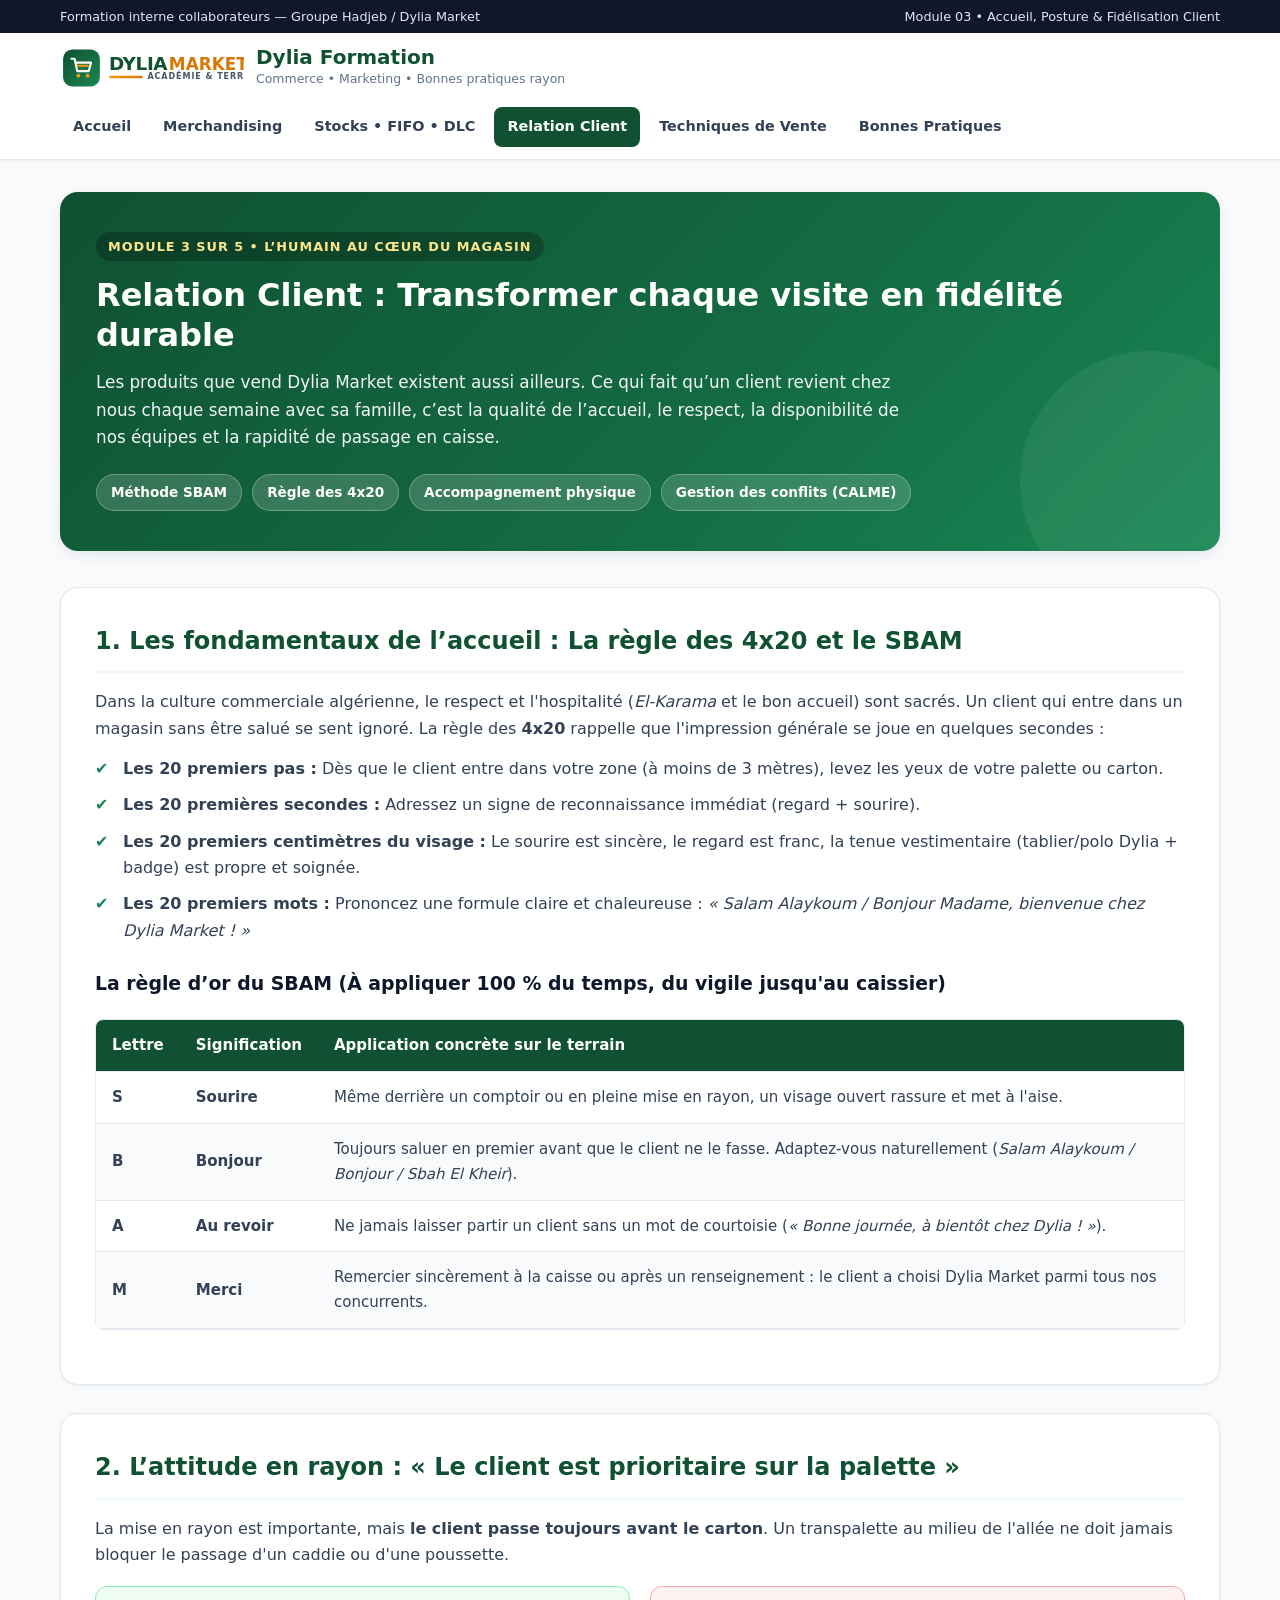
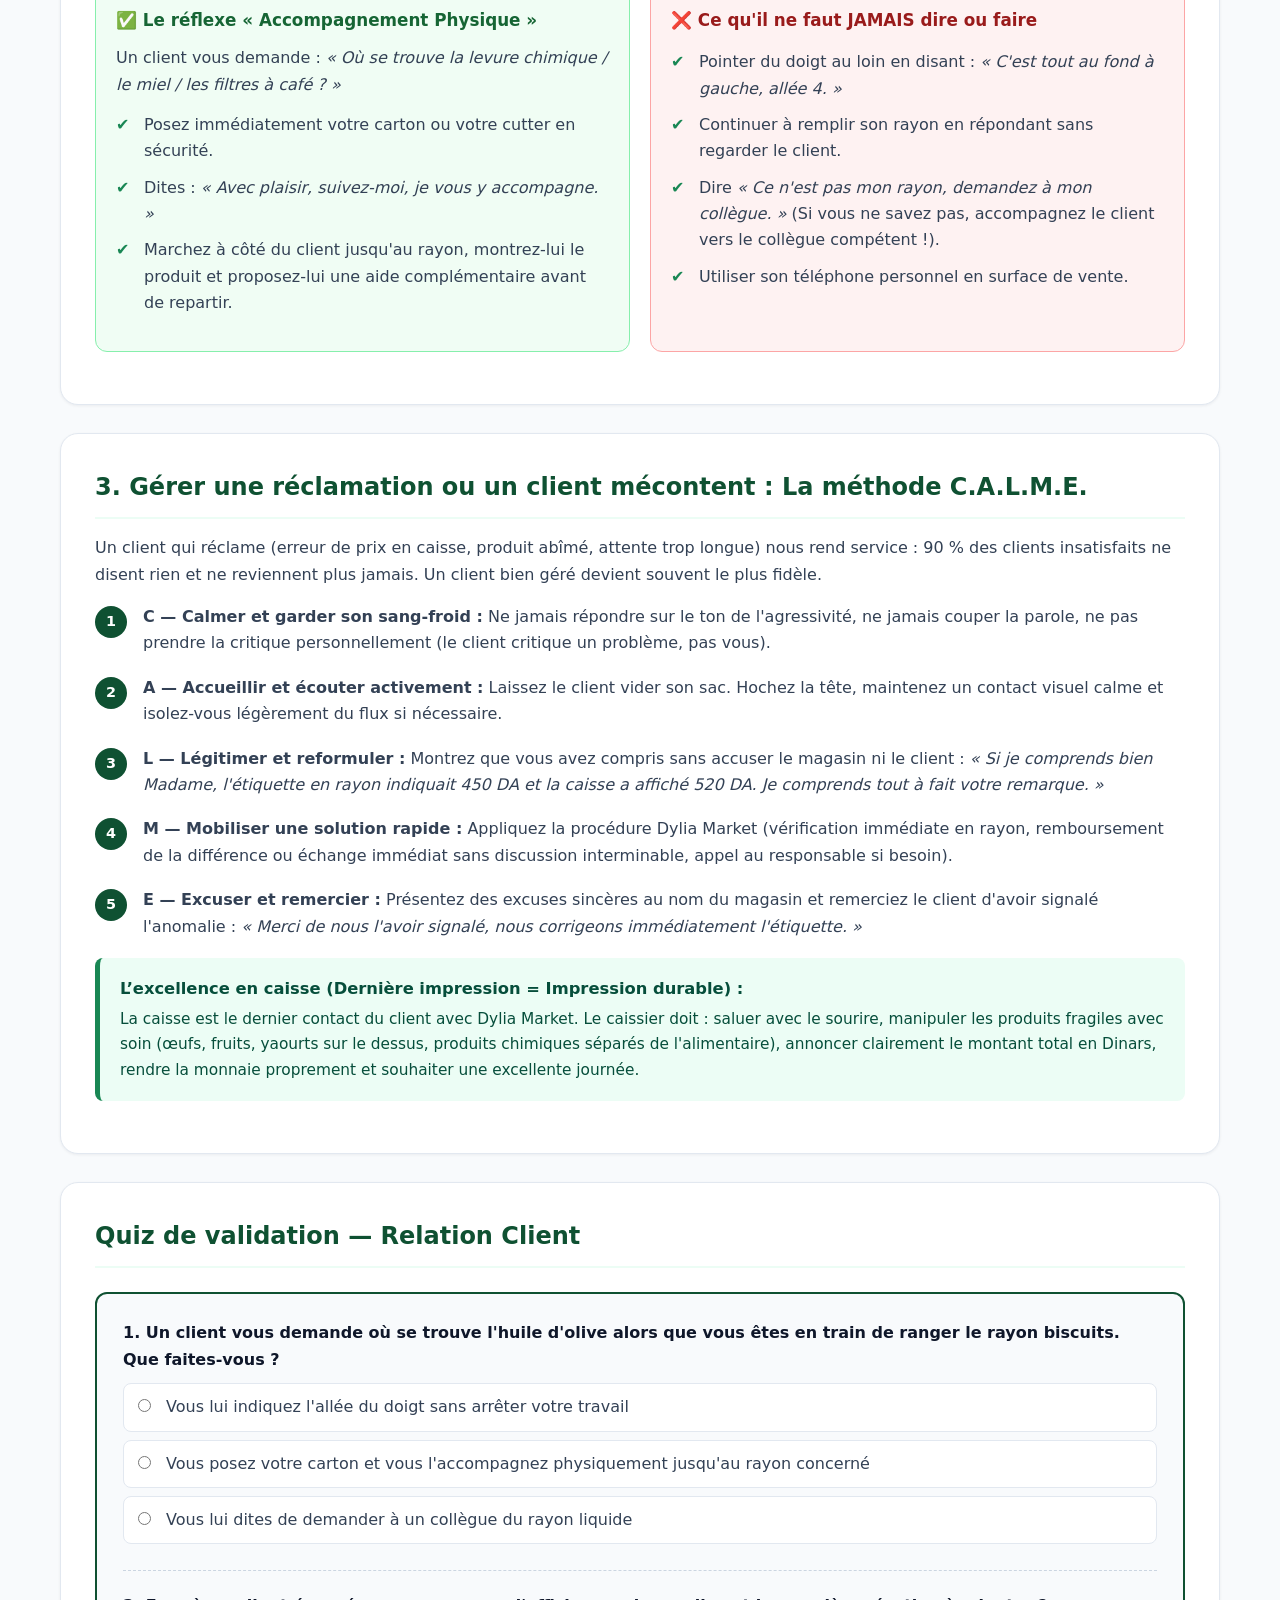
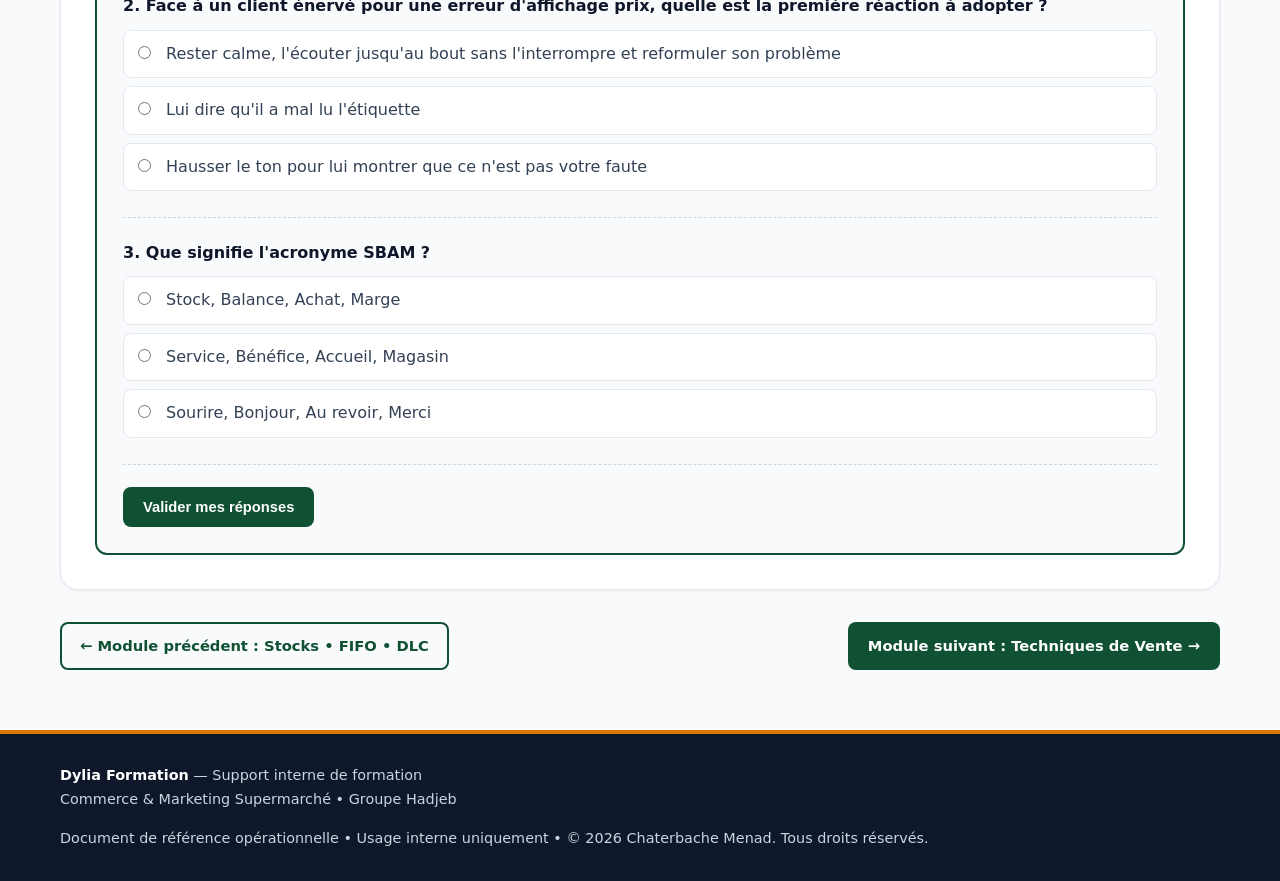
<file: dylia-formation/relation-client.html>
<!DOCTYPE html>
<html lang="fr">
<head>
  <meta charset="UTF-8">
  <meta name="viewport" content="width=device-width, initial-scale=1.0">
  <title>Relation Client &amp; Accueil | Dylia Formation</title>
  <meta name="description" content="Excellence de la relation client en supermarché Algérie : règle des 4x20, SBAM, accompagnement en rayon et gestion des clients mécontents.">
  <link rel="stylesheet" href="css/style.css">
</head>
<body>

  <header class="header">
    <div class="header-top">
      <div class="container">
        <span>Formation interne collaborateurs — Groupe Hadjeb / Dylia Market</span>
        <span>Module 03 • Accueil, Posture &amp; Fidélisation Client</span>
      </div>
    </div>
    <div class="container">
      <div class="logo-area">
        <a href="index.html">
          <img src="img/logo-dylia.svg" alt="Dylia Market" class="logo-img">
          <div class="logo-text">
            <h1>Dylia Formation</h1>
            <span>Commerce • Marketing • Bonnes pratiques rayon</span>
          </div>
        </a>
      </div>
      <nav class="nav">
        <a href="index.html">Accueil</a>
        <a href="merchandising.html">Merchandising</a>
        <a href="stocks-fifo-dlc.html">Stocks • FIFO • DLC</a>
        <a href="relation-client.html" class="active">Relation Client</a>
        <a href="techniques-vente.html">Techniques de Vente</a>
        <a href="bonnes-pratiques.html">Bonnes Pratiques</a>
      </nav>
    </div>
  </header>

  <main class="main">
    <div class="container">

      <section class="hero">
        <span class="hero-breadcrumb">Module 3 sur 5 • L’Humain au Cœur du Magasin</span>
        <h2>Relation Client : Transformer chaque visite en fidélité durable</h2>
        <p>
          Les produits que vend Dylia Market existent aussi ailleurs. Ce qui fait qu’un client revient chez nous 
          chaque semaine avec sa famille, c’est la qualité de l’accueil, le respect, la disponibilité de nos équipes 
          et la rapidité de passage en caisse.
        </p>
        <div class="hero-badges">
          <span class="badge">Méthode SBAM</span>
          <span class="badge">Règle des 4x20</span>
          <span class="badge">Accompagnement physique</span>
          <span class="badge">Gestion des conflits (CALME)</span>
        </div>
      </section>

      <!-- SECTION 1 : LE SBAM ET LES 4x20 -->
      <section class="content-page">
        <h2>1. Les fondamentaux de l’accueil : La règle des 4x20 et le SBAM</h2>
        <p>
          Dans la culture commerciale algérienne, le respect et l'hospitalité (<em>El-Karama</em> et le bon accueil) 
          sont sacrés. Un client qui entre dans un magasin sans être salué se sent ignoré. 
          La règle des <strong>4x20</strong> rappelle que l'impression générale se joue en quelques secondes :
        </p>

        <ul class="checklist">
          <li><strong>Les 20 premiers pas :</strong> Dès que le client entre dans votre zone (à moins de 3 mètres), levez les yeux de votre palette ou carton.</li>
          <li><strong>Les 20 premières secondes :</strong> Adressez un signe de reconnaissance immédiat (regard + sourire).</li>
          <li><strong>Les 20 premiers centimètres du visage :</strong> Le sourire est sincère, le regard est franc, la tenue vestimentaire (tablier/polo Dylia + badge) est propre et soignée.</li>
          <li><strong>Les 20 premiers mots :</strong> Prononcez une formule claire et chaleureuse : <em>« Salam Alaykoum / Bonjour Madame, bienvenue chez Dylia Market ! »</em></li>
        </ul>

        <h3>La règle d’or du SBAM (À appliquer 100 % du temps, du vigile jusqu'au caissier)</h3>
        <div class="table-wrapper">
          <table>
            <thead>
              <tr>
                <th>Lettre</th>
                <th>Signification</th>
                <th>Application concrète sur le terrain</th>
              </tr>
            </thead>
            <tbody>
              <tr>
                <td><strong>S</strong></td>
                <td><strong>Sourire</strong></td>
                <td>Même derrière un comptoir ou en pleine mise en rayon, un visage ouvert rassure et met à l'aise.</td>
              </tr>
              <tr>
                <td><strong>B</strong></td>
                <td><strong>Bonjour</strong></td>
                <td>Toujours saluer en premier avant que le client ne le fasse. Adaptez-vous naturellement (<em>Salam Alaykoum / Bonjour / Sbah El Kheir</em>).</td>
              </tr>
              <tr>
                <td><strong>A</strong></td>
                <td><strong>Au revoir</strong></td>
                <td>Ne jamais laisser partir un client sans un mot de courtoisie (<em>« Bonne journée, à bientôt chez Dylia ! »</em>).</td>
              </tr>
              <tr>
                <td><strong>M</strong></td>
                <td><strong>Merci</strong></td>
                <td>Remercier sincèrement à la caisse ou après un renseignement : le client a choisi Dylia Market parmi tous nos concurrents.</td>
              </tr>
            </tbody>
          </table>
        </div>
      </section>

      <!-- SECTION 2 : L'ACCOMPAGNEMENT EN RAYON -->
      <section class="content-page">
        <h2>2. L’attitude en rayon : « Le client est prioritaire sur la palette »</h2>
        <p>
          La mise en rayon est importante, mais <strong>le client passe toujours avant le carton</strong>. 
          Un transpalette au milieu de l'allée ne doit jamais bloquer le passage d'un caddie ou d'une poussette.
        </p>

        <div class="grid-2">
          <div class="box-do">
            <h4>✅ Le réflexe « Accompagnement Physique »</h4>
            <p>Un client vous demande : <em>« Où se trouve la levure chimique / le miel / les filtres à café ? »</em></p>
            <ul class="checklist">
              <li>Posez immédiatement votre carton ou votre cutter en sécurité.</li>
              <li>Dites : <em>« Avec plaisir, suivez-moi, je vous y accompagne. »</em></li>
              <li>Marchez à côté du client jusqu'au rayon, montrez-lui le produit et proposez-lui une aide complémentaire avant de repartir.</li>
            </ul>
          </div>
          <div class="box-dont">
            <h4>❌ Ce qu'il ne faut JAMAIS dire ou faire</h4>
            <ul class="checklist">
              <li>Pointer du doigt au loin en disant : <em>« C'est tout au fond à gauche, allée 4. »</em></li>
              <li>Continuer à remplir son rayon en répondant sans regarder le client.</li>
              <li>Dire <em>« Ce n'est pas mon rayon, demandez à mon collègue. »</em> (Si vous ne savez pas, accompagnez le client vers le collègue compétent !).</li>
              <li>Utiliser son téléphone personnel en surface de vente.</li>
            </ul>
          </div>
        </div>
      </section>

      <!-- SECTION 3 : GÉRER UN CLIENT MÉCONTENT -->
      <section class="content-page">
        <h2>3. Gérer une réclamation ou un client mécontent : La méthode C.A.L.M.E.</h2>
        <p>
          Un client qui réclame (erreur de prix en caisse, produit abîmé, attente trop longue) nous rend service : 
          90 % des clients insatisfaits ne disent rien et ne reviennent plus jamais. Un client bien géré devient souvent le plus fidèle.
        </p>

        <ol class="steps">
          <li><strong>C — Calmer et garder son sang-froid :</strong> Ne jamais répondre sur le ton de l'agressivité, ne jamais couper la parole, ne pas prendre la critique personnellement (le client critique un problème, pas vous).</li>
          <li><strong>A — Accueillir et écouter activement :</strong> Laissez le client vider son sac. Hochez la tête, maintenez un contact visuel calme et isolez-vous légèrement du flux si nécessaire.</li>
          <li><strong>L — Légitimer et reformuler :</strong> Montrez que vous avez compris sans accuser le magasin ni le client : <em>« Si je comprends bien Madame, l'étiquette en rayon indiquait 450 DA et la caisse a affiché 520 DA. Je comprends tout à fait votre remarque. »</em></li>
          <li><strong>M — Mobiliser une solution rapide :</strong> Appliquez la procédure Dylia Market (vérification immédiate en rayon, remboursement de la différence ou échange immédiat sans discussion interminable, appel au responsable si besoin).</li>
          <li><strong>E — Excuser et remercier :</strong> Présentez des excuses sincères au nom du magasin et remerciez le client d'avoir signalé l'anomalie : <em>« Merci de nous l'avoir signalé, nous corrigeons immédiatement l'étiquette. »</em></li>
        </ol>

        <div class="callout callout-success">
          <strong>L’excellence en caisse (Dernière impression = Impression durable) :</strong>
          La caisse est le dernier contact du client avec Dylia Market. Le caissier doit : saluer avec le sourire, manipuler les produits fragiles avec soin (œufs, fruits, yaourts sur le dessus, produits chimiques séparés de l'alimentaire), annoncer clairement le montant total en Dinars, rendre la monnaie proprement et souhaiter une excellente journée.
        </div>
      </section>

      <!-- QUIZ MODULE 3 -->
      <section class="content-page">
        <h2>Quiz de validation — Relation Client</h2>
        <div class="quiz-box" id="quiz-client">
          <div class="quiz-question" data-correct="b">
            <p>1. Un client vous demande où se trouve l'huile d'olive alors que vous êtes en train de ranger le rayon biscuits. Que faites-vous ?</p>
            <div class="quiz-options">
              <label><input type="radio" name="c1" value="a"> Vous lui indiquez l'allée du doigt sans arrêter votre travail</label>
              <label><input type="radio" name="c1" value="b"> Vous posez votre carton et vous l'accompagnez physiquement jusqu'au rayon concerné</label>
              <label><input type="radio" name="c1" value="c"> Vous lui dites de demander à un collègue du rayon liquide</label>
            </div>
            <div class="quiz-feedback">Exact ! L'accompagnement physique est la marque d'un service client d'excellence chez Dylia.</div>
          </div>

          <div class="quiz-question" data-correct="a">
            <p>2. Face à un client énervé pour une erreur d'affichage prix, quelle est la première réaction à adopter ?</p>
            <div class="quiz-options">
              <label><input type="radio" name="c2" value="a"> Rester calme, l'écouter jusqu'au bout sans l'interrompre et reformuler son problème</label>
              <label><input type="radio" name="c2" value="b"> Lui dire qu'il a mal lu l'étiquette</label>
              <label><input type="radio" name="c2" value="c"> Hausser le ton pour lui montrer que ce n'est pas votre faute</label>
            </div>
            <div class="quiz-feedback">Parfait ! Écouter et reformuler fait retomber 80 % de la tension immédiatement.</div>
          </div>

          <div class="quiz-question" data-correct="c">
            <p>3. Que signifie l'acronyme SBAM ?</p>
            <div class="quiz-options">
              <label><input type="radio" name="c3" value="a"> Stock, Balance, Achat, Marge</label>
              <label><input type="radio" name="c3" value="b"> Service, Bénéfice, Accueil, Magasin</label>
              <label><input type="radio" name="c3" value="c"> Sourire, Bonjour, Au revoir, Merci</label>
            </div>
            <div class="quiz-feedback">Bravo ! Les 4 piliers universels de l'accueil client.</div>
          </div>

          <button type="button" class="btn btn-primary" onclick="corrigerQuiz('quiz-client')">Valider mes réponses</button>
          <div class="quiz-result"></div>
        </div>
      </section>

      <div class="module-nav">
        <a href="stocks-fifo-dlc.html" class="btn btn-outline">← Module précédent : Stocks • FIFO • DLC</a>
        <a href="techniques-vente.html" class="btn btn-primary">Module suivant : Techniques de Vente →</a>
      </div>

    </div>
  </main>

  <footer class="footer">
    <div class="container">
      <div>
        <strong>Dylia Formation</strong> — Support interne de formation<br>
        Commerce &amp; Marketing Supermarché • Groupe Hadjeb
      </div>
      <div>
        Document de référence opérationnelle • Usage interne uniquement • © 2026 Chaterbache Menad. Tous droits réservés.
      </div>
    </div>
  </footer>

  <script>
    function corrigerQuiz(quizId) {
      const box = document.getElementById(quizId);
      const questions = box.querySelectorAll('.quiz-question');
      let score = 0;
      questions.forEach((q) => {
        const correct = q.dataset.correct;
        const selected = q.querySelector('input[type="radio"]:checked');
        const feedback = q.querySelector('.quiz-feedback');
        feedback.style.display = 'block';
        if (selected && selected.value === correct) {
          score++;
          feedback.style.color = '#166534';
          feedback.textContent = '✔ Bonne réponse ! ' + feedback.textContent.replace(/^✔ Bonne réponse ! |^✖ Incorrect\. /, '');
        } else {
          feedback.style.color = '#b91c1c';
          feedback.textContent = '✖ Incorrect. ' + feedback.textContent.replace(/^✔ Bonne réponse ! |^✖ Incorrect\. /, '');
        }
      });
      const res = box.querySelector('.quiz-result');
      res.style.display = 'block';
      res.style.background = score === questions.length ? '#dcfce7' : '#fef3c7';
      res.style.color = score === questions.length ? '#166534' : '#92400e';
      res.textContent = score === questions.length
        ? `Parfait ! Score : ${score}/${questions.length}. Vous incarnez l'esprit de service Dylia Market !`
        : `Score : ${score}/${questions.length}. Revoyez les bonnes pratiques d'accueil ci-dessus.`;
    }
  </script>
</body>
</html>
</file>
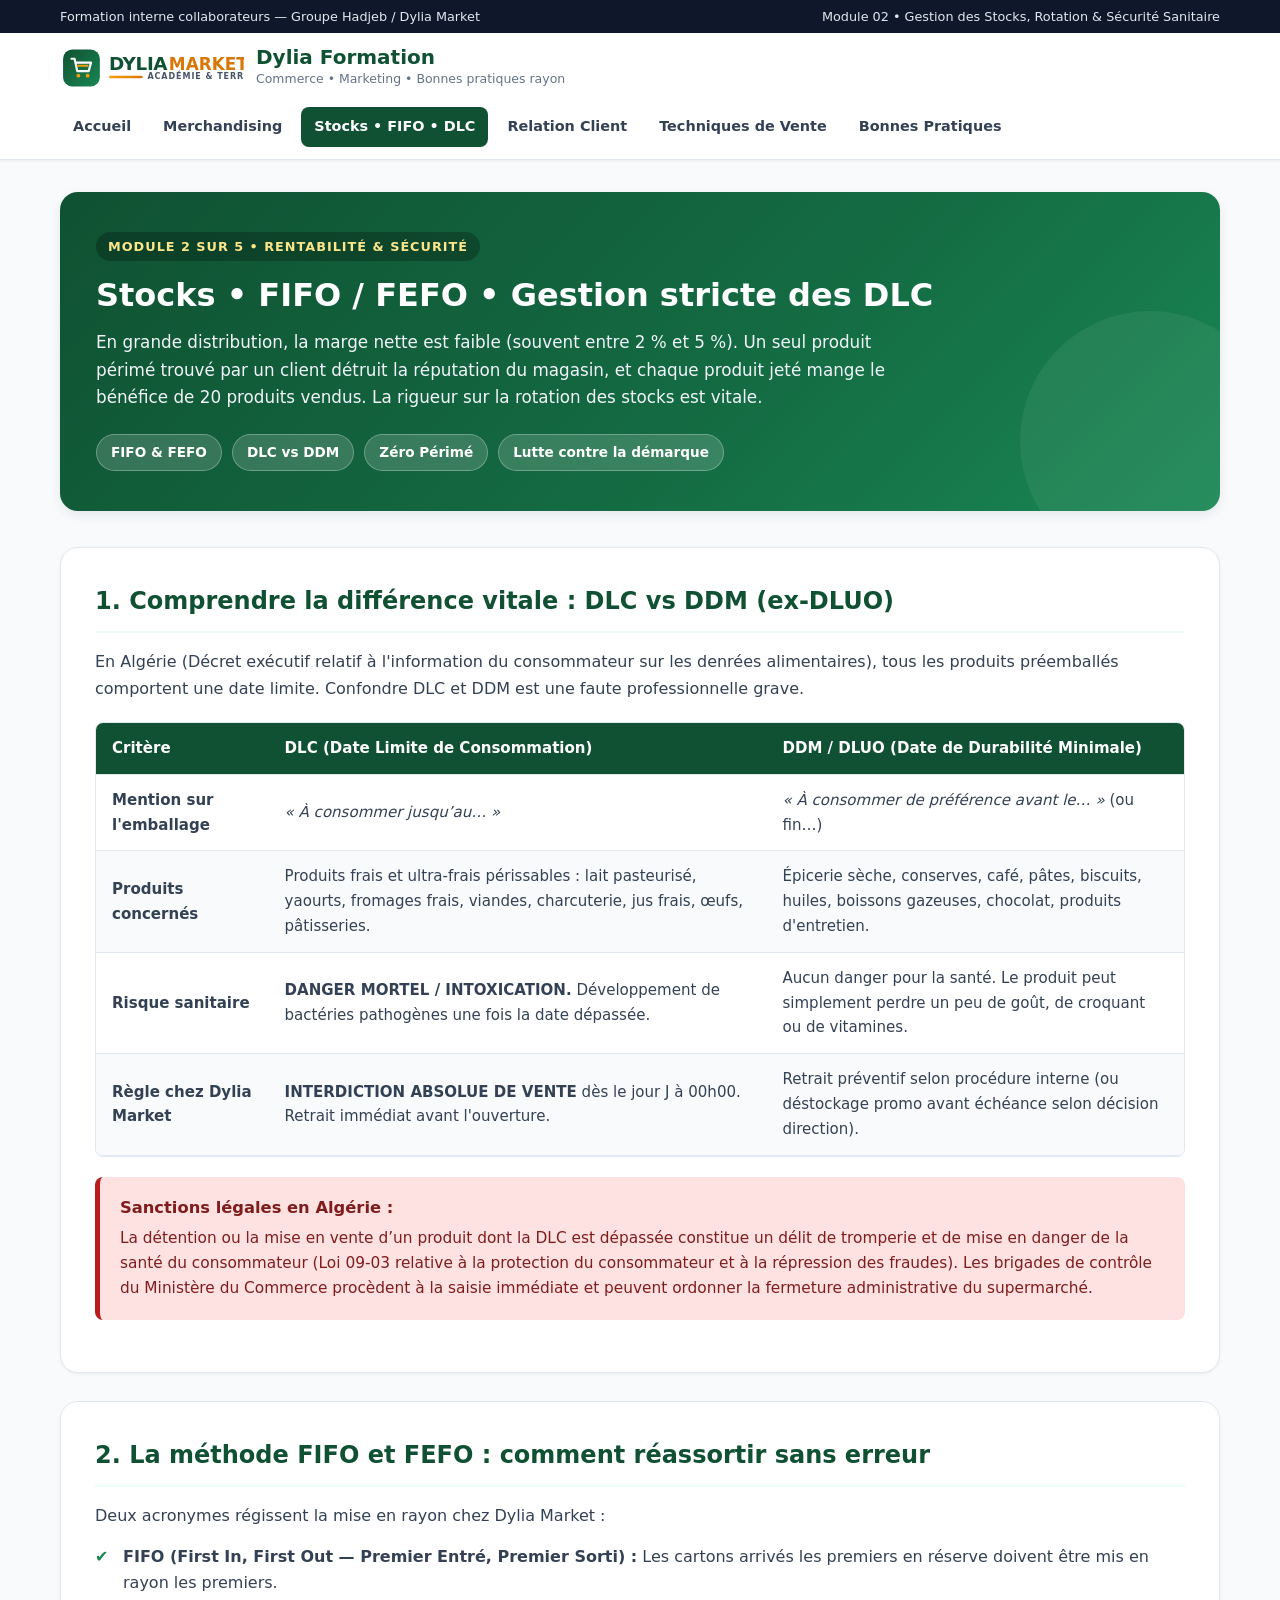
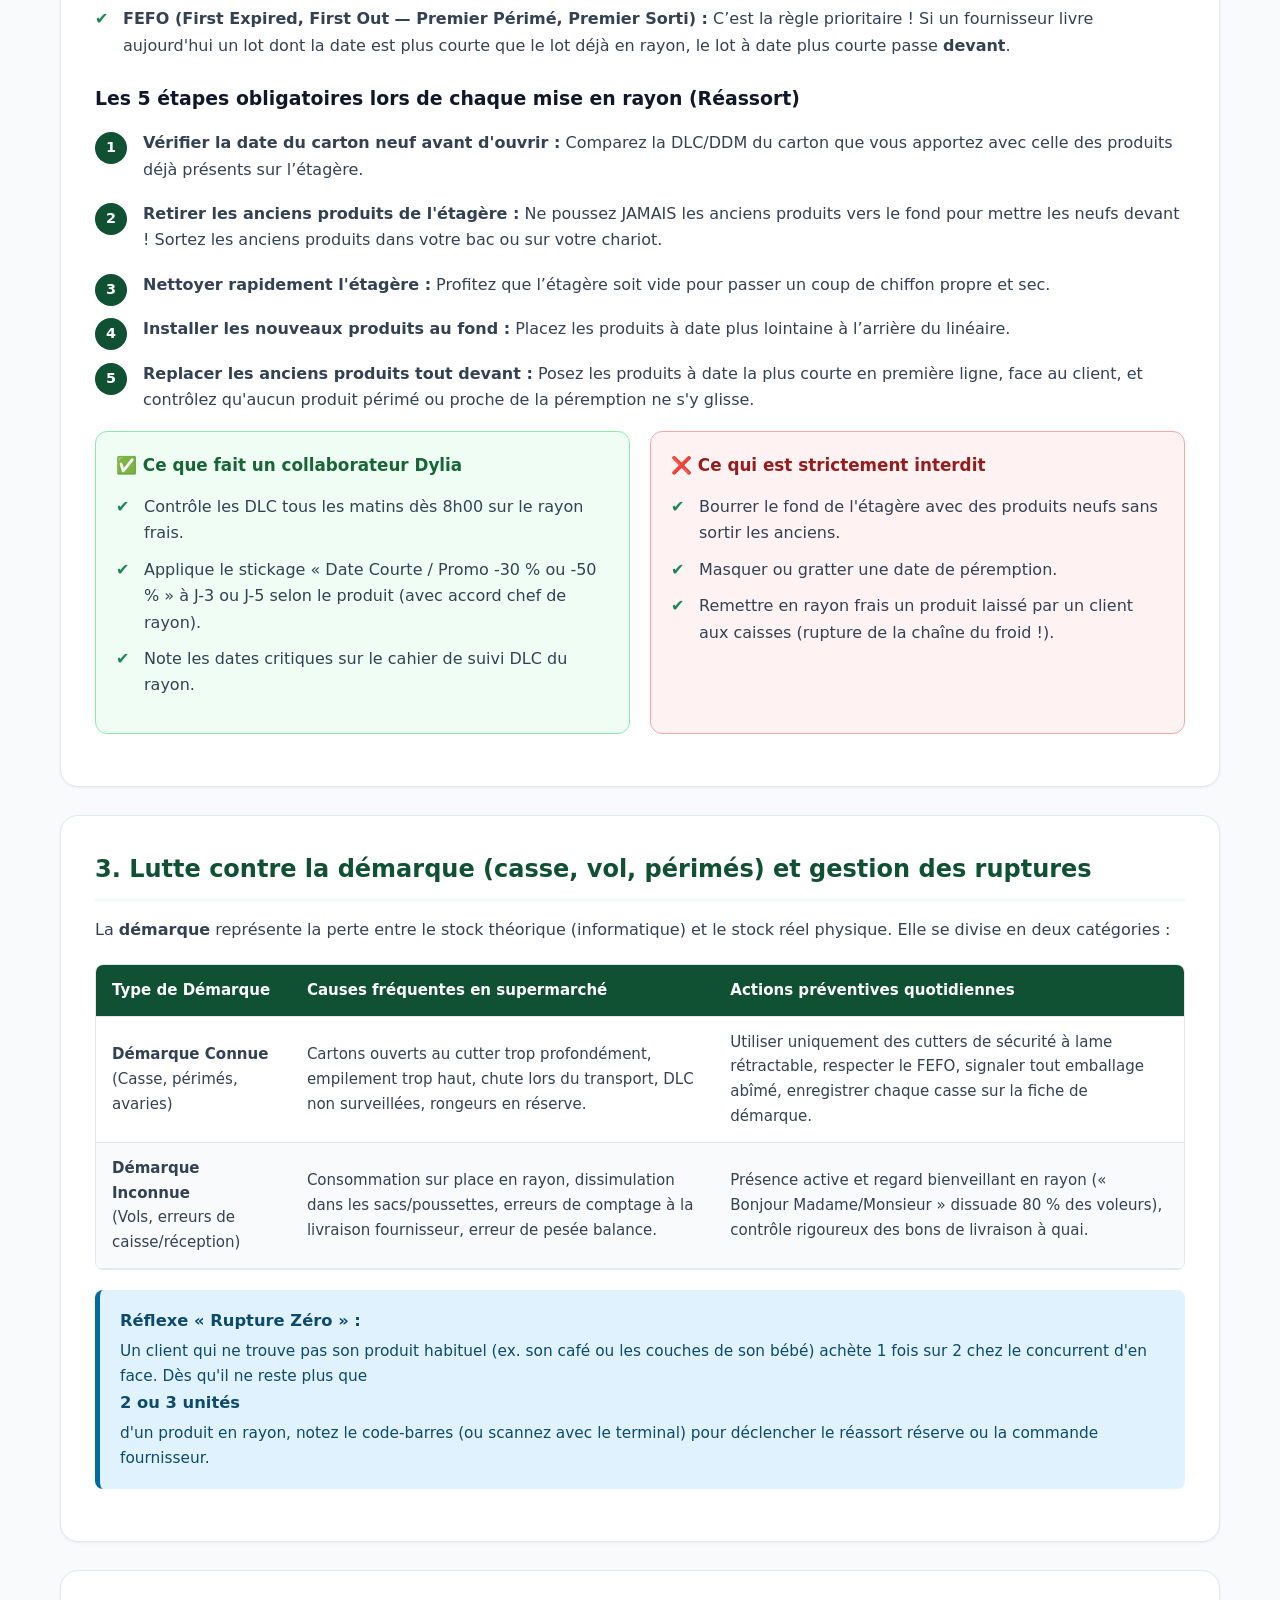
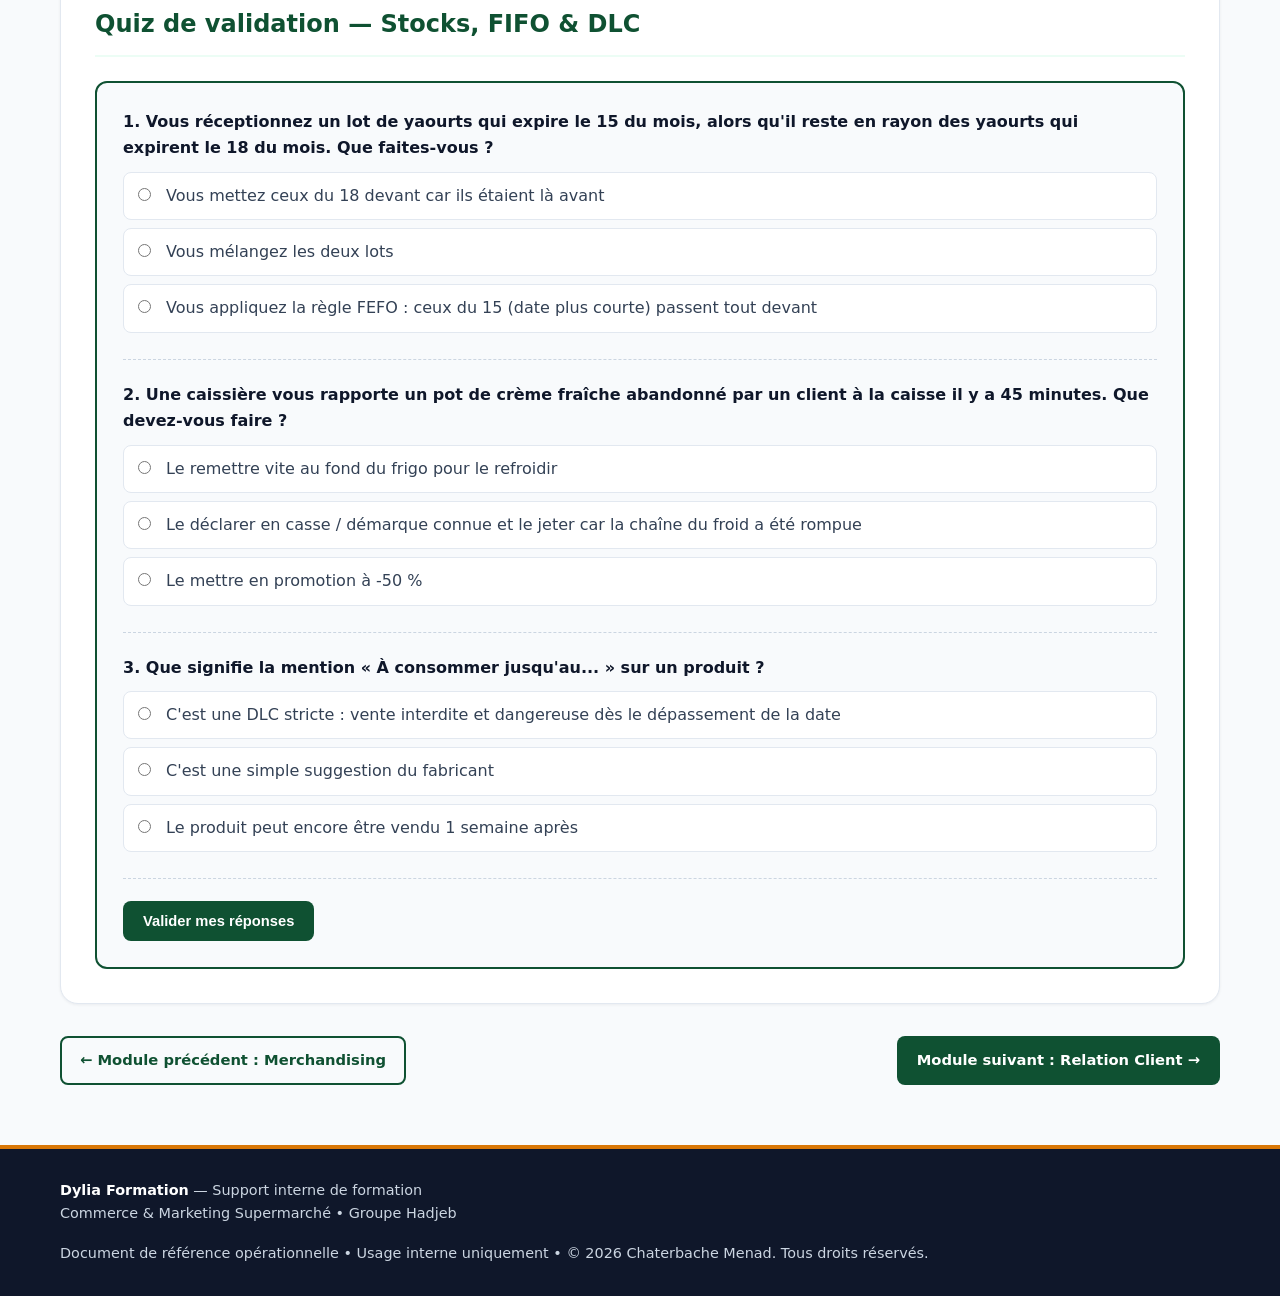
<file: dylia-formation/stocks-fifo-dlc.html>
<!DOCTYPE html>
<html lang="fr">
<head>
  <meta charset="UTF-8">
  <meta name="viewport" content="width=device-width, initial-scale=1.0">
  <title>Stocks, FIFO, FEFO et DLC | Dylia Formation</title>
  <meta name="description" content="Maîtrise du FIFO, FEFO, gestion des DLC et DDM/DLUO, lutte contre la démarque inconnue et la casse en supermarché Algérie.">
  <link rel="stylesheet" href="css/style.css">
</head>
<body>

  <header class="header">
    <div class="header-top">
      <div class="container">
        <span>Formation interne collaborateurs — Groupe Hadjeb / Dylia Market</span>
        <span>Module 02 • Gestion des Stocks, Rotation &amp; Sécurité Sanitaire</span>
      </div>
    </div>
    <div class="container">
      <div class="logo-area">
        <a href="index.html">
          <img src="img/logo-dylia.svg" alt="Dylia Market" class="logo-img">
          <div class="logo-text">
            <h1>Dylia Formation</h1>
            <span>Commerce • Marketing • Bonnes pratiques rayon</span>
          </div>
        </a>
      </div>
      <nav class="nav">
        <a href="index.html">Accueil</a>
        <a href="merchandising.html">Merchandising</a>
        <a href="stocks-fifo-dlc.html" class="active">Stocks • FIFO • DLC</a>
        <a href="relation-client.html">Relation Client</a>
        <a href="techniques-vente.html">Techniques de Vente</a>
        <a href="bonnes-pratiques.html">Bonnes Pratiques</a>
      </nav>
    </div>
  </header>

  <main class="main">
    <div class="container">

      <section class="hero">
        <span class="hero-breadcrumb">Module 2 sur 5 • Rentabilité &amp; Sécurité</span>
        <h2>Stocks • FIFO / FEFO • Gestion stricte des DLC</h2>
        <p>
          En grande distribution, la marge nette est faible (souvent entre 2 % et 5 %). 
          Un seul produit périmé trouvé par un client détruit la réputation du magasin, et chaque produit jeté 
          mange le bénéfice de 20 produits vendus. La rigueur sur la rotation des stocks est vitale.
        </p>
        <div class="hero-badges">
          <span class="badge">FIFO &amp; FEFO</span>
          <span class="badge">DLC vs DDM</span>
          <span class="badge">Zéro Périmé</span>
          <span class="badge">Lutte contre la démarque</span>
        </div>
      </section>

      <!-- SECTION 1 : DLC vs DDM -->
      <section class="content-page">
        <h2>1. Comprendre la différence vitale : DLC vs DDM (ex-DLUO)</h2>
        <p>
          En Algérie (Décret exécutif relatif à l'information du consommateur sur les denrées alimentaires), 
          tous les produits préemballés comportent une date limite. Confondre DLC et DDM est une faute professionnelle grave.
        </p>

        <div class="table-wrapper">
          <table>
            <thead>
              <tr>
                <th>Critère</th>
                <th>DLC (Date Limite de Consommation)</th>
                <th>DDM / DLUO (Date de Durabilité Minimale)</th>
              </tr>
            </thead>
            <tbody>
              <tr>
                <td><strong>Mention sur l'emballage</strong></td>
                <td><em>« À consommer jusqu’au… »</em></td>
                <td><em>« À consommer de préférence avant le… »</em> (ou fin…)</td>
              </tr>
              <tr>
                <td><strong>Produits concernés</strong></td>
                <td>Produits frais et ultra-frais périssables : lait pasteurisé, yaourts, fromages frais, viandes, charcuterie, jus frais, œufs, pâtisseries.</td>
                <td>Épicerie sèche, conserves, café, pâtes, biscuits, huiles, boissons gazeuses, chocolat, produits d'entretien.</td>
              </tr>
              <tr>
                <td><strong>Risque sanitaire</strong></td>
                <td><strong>DANGER MORTEL / INTOXICATION.</strong> Développement de bactéries pathogènes une fois la date dépassée.</td>
                <td>Aucun danger pour la santé. Le produit peut simplement perdre un peu de goût, de croquant ou de vitamines.</td>
              </tr>
              <tr>
                <td><strong>Règle chez Dylia Market</strong></td>
                <td><strong>INTERDICTION ABSOLUE DE VENTE</strong> dès le jour J à 00h00. Retrait immédiat avant l'ouverture.</td>
                <td>Retrait préventif selon procédure interne (ou déstockage promo avant échéance selon décision direction).</td>
              </tr>
            </tbody>
          </table>
        </div>

        <div class="callout callout-danger">
          <strong>Sanctions légales en Algérie :</strong>
          La détention ou la mise en vente d’un produit dont la DLC est dépassée constitue un délit de tromperie et de mise en danger de la santé du consommateur (Loi 09-03 relative à la protection du consommateur et à la répression des fraudes). Les brigades de contrôle du Ministère du Commerce procèdent à la saisie immédiate et peuvent ordonner la fermeture administrative du supermarché.
        </div>
      </section>

      <!-- SECTION 2 : FIFO ET FEFO -->
      <section class="content-page">
        <h2>2. La méthode FIFO et FEFO : comment réassortir sans erreur</h2>
        <p>
          Deux acronymes régissent la mise en rayon chez Dylia Market :
        </p>
        <ul class="checklist">
          <li><strong>FIFO (First In, First Out — Premier Entré, Premier Sorti) :</strong> Les cartons arrivés les premiers en réserve doivent être mis en rayon les premiers.</li>
          <li><strong>FEFO (First Expired, First Out — Premier Périmé, Premier Sorti) :</strong> C’est la règle prioritaire ! Si un fournisseur livre aujourd'hui un lot dont la date est plus courte que le lot déjà en rayon, le lot à date plus courte passe <strong>devant</strong>.</li>
        </ul>

        <h3>Les 5 étapes obligatoires lors de chaque mise en rayon (Réassort)</h3>
        <ol class="steps">
          <li><strong>Vérifier la date du carton neuf avant d'ouvrir :</strong> Comparez la DLC/DDM du carton que vous apportez avec celle des produits déjà présents sur l’étagère.</li>
          <li><strong>Retirer les anciens produits de l'étagère :</strong> Ne poussez JAMAIS les anciens produits vers le fond pour mettre les neufs devant ! Sortez les anciens produits dans votre bac ou sur votre chariot.</li>
          <li><strong>Nettoyer rapidement l'étagère :</strong> Profitez que l’étagère soit vide pour passer un coup de chiffon propre et sec.</li>
          <li><strong>Installer les nouveaux produits au fond :</strong> Placez les produits à date plus lointaine à l’arrière du linéaire.</li>
          <li><strong>Replacer les anciens produits tout devant :</strong> Posez les produits à date la plus courte en première ligne, face au client, et contrôlez qu'aucun produit périmé ou proche de la péremption ne s'y glisse.</li>
        </ol>

        <div class="grid-2">
          <div class="box-do">
            <h4>✅ Ce que fait un collaborateur Dylia</h4>
            <ul class="checklist">
              <li>Contrôle les DLC tous les matins dès 8h00 sur le rayon frais.</li>
              <li>Applique le stickage « Date Courte / Promo -30 % ou -50 % » à J-3 ou J-5 selon le produit (avec accord chef de rayon).</li>
              <li>Note les dates critiques sur le cahier de suivi DLC du rayon.</li>
            </ul>
          </div>
          <div class="box-dont">
            <h4>❌ Ce qui est strictement interdit</h4>
            <ul class="checklist">
              <li>Bourrer le fond de l'étagère avec des produits neufs sans sortir les anciens.</li>
              <li>Masquer ou gratter une date de péremption.</li>
              <li>Remettre en rayon frais un produit laissé par un client aux caisses (rupture de la chaîne du froid !).</li>
            </ul>
          </div>
        </div>
      </section>

      <!-- SECTION 3 : LUTTE CONTRE LA DÉMARQUE & RUPTURES -->
      <section class="content-page">
        <h2>3. Lutte contre la démarque (casse, vol, périmés) et gestion des ruptures</h2>
        <p>
          La <strong>démarque</strong> représente la perte entre le stock théorique (informatique) et le stock réel physique. 
          Elle se divise en deux catégories :
        </p>

        <div class="table-wrapper">
          <table>
            <thead>
              <tr>
                <th>Type de Démarque</th>
                <th>Causes fréquentes en supermarché</th>
                <th>Actions préventives quotidiennes</th>
              </tr>
            </thead>
            <tbody>
              <tr>
                <td><strong>Démarque Connue</strong><br>(Casse, périmés, avaries)</td>
                <td>Cartons ouverts au cutter trop profondément, empilement trop haut, chute lors du transport, DLC non surveillées, rongeurs en réserve.</td>
                <td>Utiliser uniquement des cutters de sécurité à lame rétractable, respecter le FEFO, signaler tout emballage abîmé, enregistrer chaque casse sur la fiche de démarque.</td>
              </tr>
              <tr>
                <td><strong>Démarque Inconnue</strong><br>(Vols, erreurs de caisse/réception)</td>
                <td>Consommation sur place en rayon, dissimulation dans les sacs/poussettes, erreurs de comptage à la livraison fournisseur, erreur de pesée balance.</td>
                <td>Présence active et regard bienveillant en rayon (« Bonjour Madame/Monsieur » dissuade 80 % des voleurs), contrôle rigoureux des bons de livraison à quai.</td>
              </tr>
            </tbody>
          </table>
        </div>

        <div class="callout callout-info">
          <strong>Réflexe « Rupture Zéro » :</strong>
          Un client qui ne trouve pas son produit habituel (ex. son café ou les couches de son bébé) achète 1 fois sur 2 chez le concurrent d'en face. Dès qu'il ne reste plus que <strong>2 ou 3 unités</strong> d'un produit en rayon, notez le code-barres (ou scannez avec le terminal) pour déclencher le réassort réserve ou la commande fournisseur.
        </div>
      </section>

      <!-- QUIZ MODULE 2 -->
      <section class="content-page">
        <h2>Quiz de validation — Stocks, FIFO &amp; DLC</h2>
        <div class="quiz-box" id="quiz-stocks">
          <div class="quiz-question" data-correct="c">
            <p>1. Vous réceptionnez un lot de yaourts qui expire le 15 du mois, alors qu'il reste en rayon des yaourts qui expirent le 18 du mois. Que faites-vous ?</p>
            <div class="quiz-options">
              <label><input type="radio" name="s1" value="a"> Vous mettez ceux du 18 devant car ils étaient là avant</label>
              <label><input type="radio" name="s1" value="b"> Vous mélangez les deux lots</label>
              <label><input type="radio" name="s1" value="c"> Vous appliquez la règle FEFO : ceux du 15 (date plus courte) passent tout devant</label>
            </div>
            <div class="quiz-feedback">Exact ! Le FEFO (First Expired, First Out) prime toujours pour éviter la péremption.</div>
          </div>

          <div class="quiz-question" data-correct="b">
            <p>2. Une caissière vous rapporte un pot de crème fraîche abandonné par un client à la caisse il y a 45 minutes. Que devez-vous faire ?</p>
            <div class="quiz-options">
              <label><input type="radio" name="s2" value="a"> Le remettre vite au fond du frigo pour le refroidir</label>
              <label><input type="radio" name="s2" value="b"> Le déclarer en casse / démarque connue et le jeter car la chaîne du froid a été rompue</label>
              <label><input type="radio" name="s2" value="c"> Le mettre en promotion à -50 %</label>
            </div>
            <div class="quiz-feedback">Parfait ! Un produit frais resté hors froid plus de 20-30 minutes présente un risque bactériologique majeur.</div>
          </div>

          <div class="quiz-question" data-correct="a">
            <p>3. Que signifie la mention « À consommer jusqu'au... » sur un produit ?</p>
            <div class="quiz-options">
              <label><input type="radio" name="s3" value="a"> C'est une DLC stricte : vente interdite et dangereuse dès le dépassement de la date</label>
              <label><input type="radio" name="s3" value="b"> C'est une simple suggestion du fabricant</label>
              <label><input type="radio" name="s3" value="c"> Le produit peut encore être vendu 1 semaine après</label>
            </div>
            <div class="quiz-feedback">Exact ! La DLC est impérative pour la sécurité alimentaire et la conformité légale.</div>
          </div>

          <button type="button" class="btn btn-primary" onclick="corrigerQuiz('quiz-stocks')">Valider mes réponses</button>
          <div class="quiz-result"></div>
        </div>
      </section>

      <div class="module-nav">
        <a href="merchandising.html" class="btn btn-outline">← Module précédent : Merchandising</a>
        <a href="relation-client.html" class="btn btn-primary">Module suivant : Relation Client →</a>
      </div>

    </div>
  </main>

  <footer class="footer">
    <div class="container">
      <div>
        <strong>Dylia Formation</strong> — Support interne de formation<br>
        Commerce &amp; Marketing Supermarché • Groupe Hadjeb
      </div>
      <div>
        Document de référence opérationnelle • Usage interne uniquement • © 2026 Chaterbache Menad. Tous droits réservés.
      </div>
    </div>
  </footer>

  <script>
    function corrigerQuiz(quizId) {
      const box = document.getElementById(quizId);
      const questions = box.querySelectorAll('.quiz-question');
      let score = 0;
      questions.forEach((q) => {
        const correct = q.dataset.correct;
        const selected = q.querySelector('input[type="radio"]:checked');
        const feedback = q.querySelector('.quiz-feedback');
        feedback.style.display = 'block';
        if (selected && selected.value === correct) {
          score++;
          feedback.style.color = '#166534';
          feedback.textContent = '✔ Bonne réponse ! ' + feedback.textContent.replace(/^✔ Bonne réponse ! |^✖ Incorrect\. /, '');
        } else {
          feedback.style.color = '#b91c1c';
          feedback.textContent = '✖ Incorrect. ' + feedback.textContent.replace(/^✔ Bonne réponse ! |^✖ Incorrect\. /, '');
        }
      });
      const res = box.querySelector('.quiz-result');
      res.style.display = 'block';
      res.style.background = score === questions.length ? '#dcfce7' : '#fef3c7';
      res.style.color = score === questions.length ? '#166534' : '#92400e';
      res.textContent = score === questions.length
        ? `Excellent ! Score : ${score}/${questions.length}. Vous maîtrisez la gestion des stocks et des dates.`
        : `Score : ${score}/${questions.length}. Relisez les règles FIFO/FEFO et DLC.`;
    }
  </script>
</body>
</html>
</file>
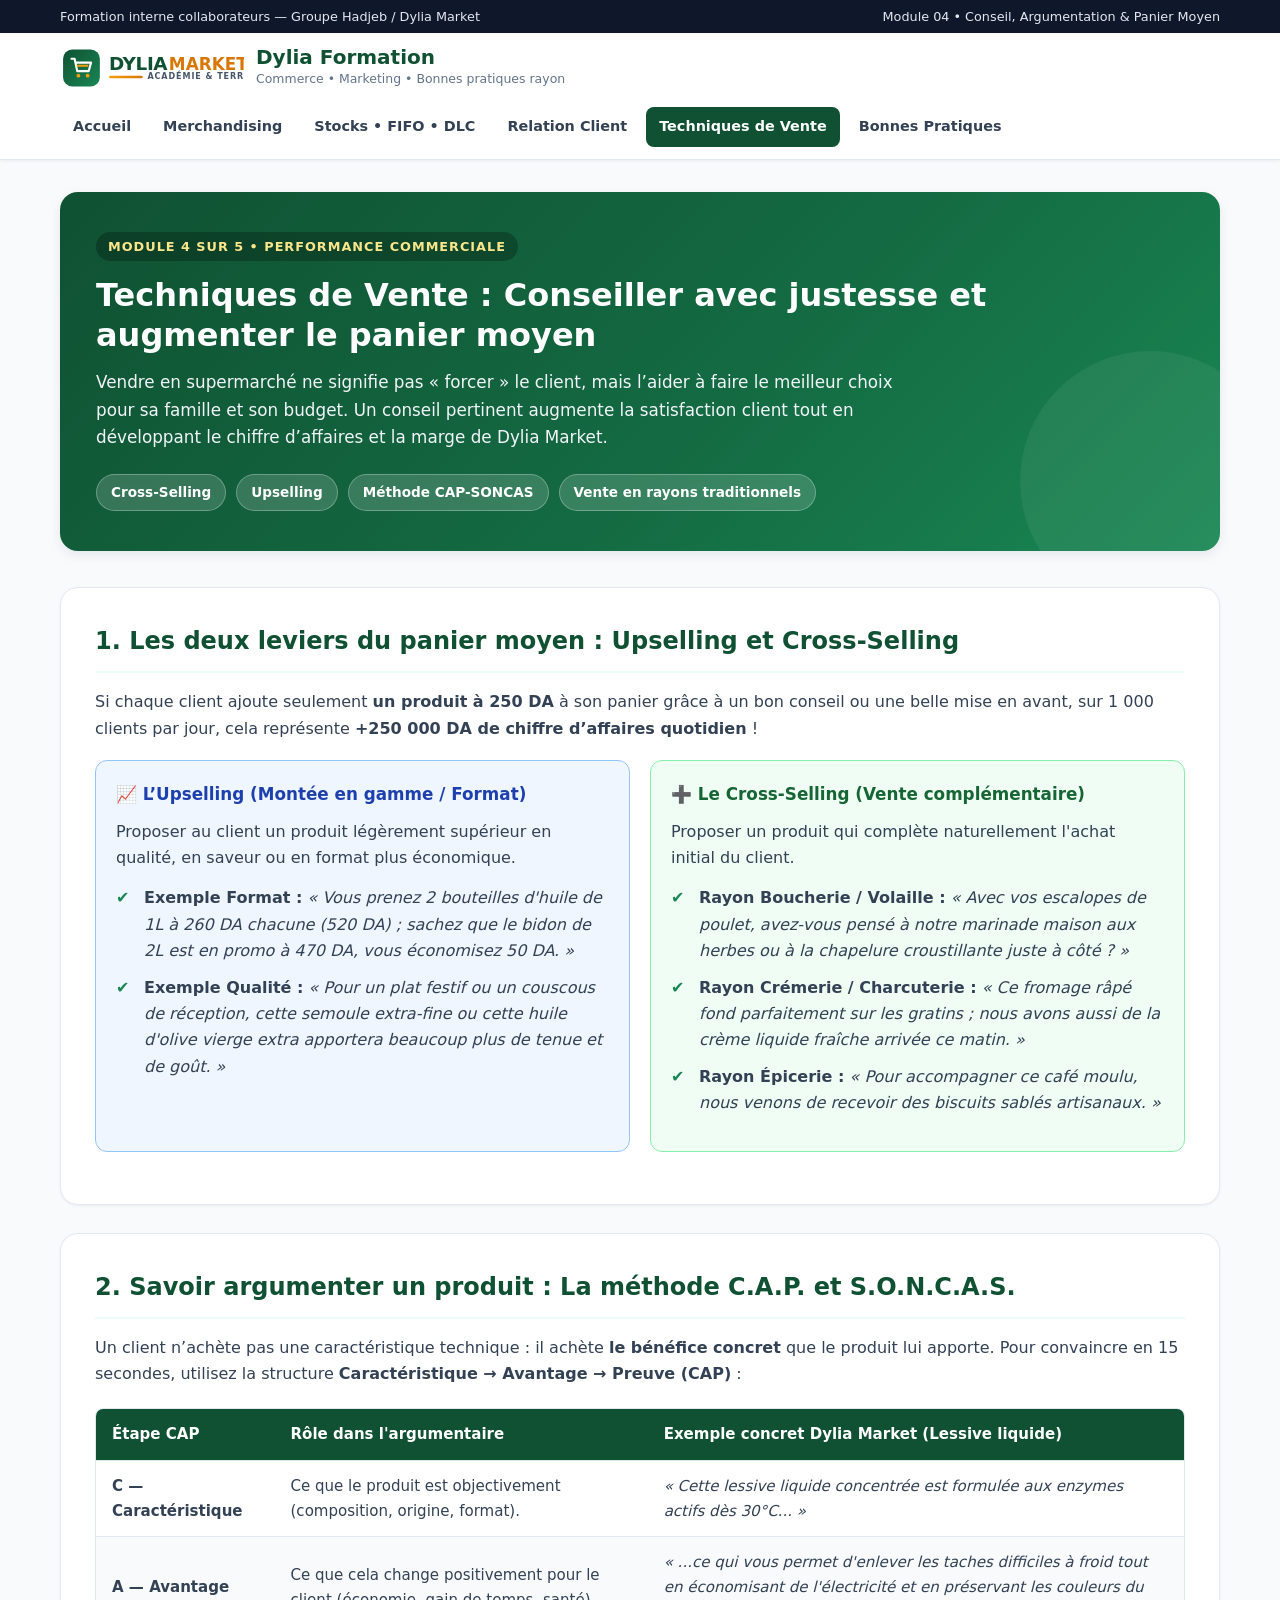
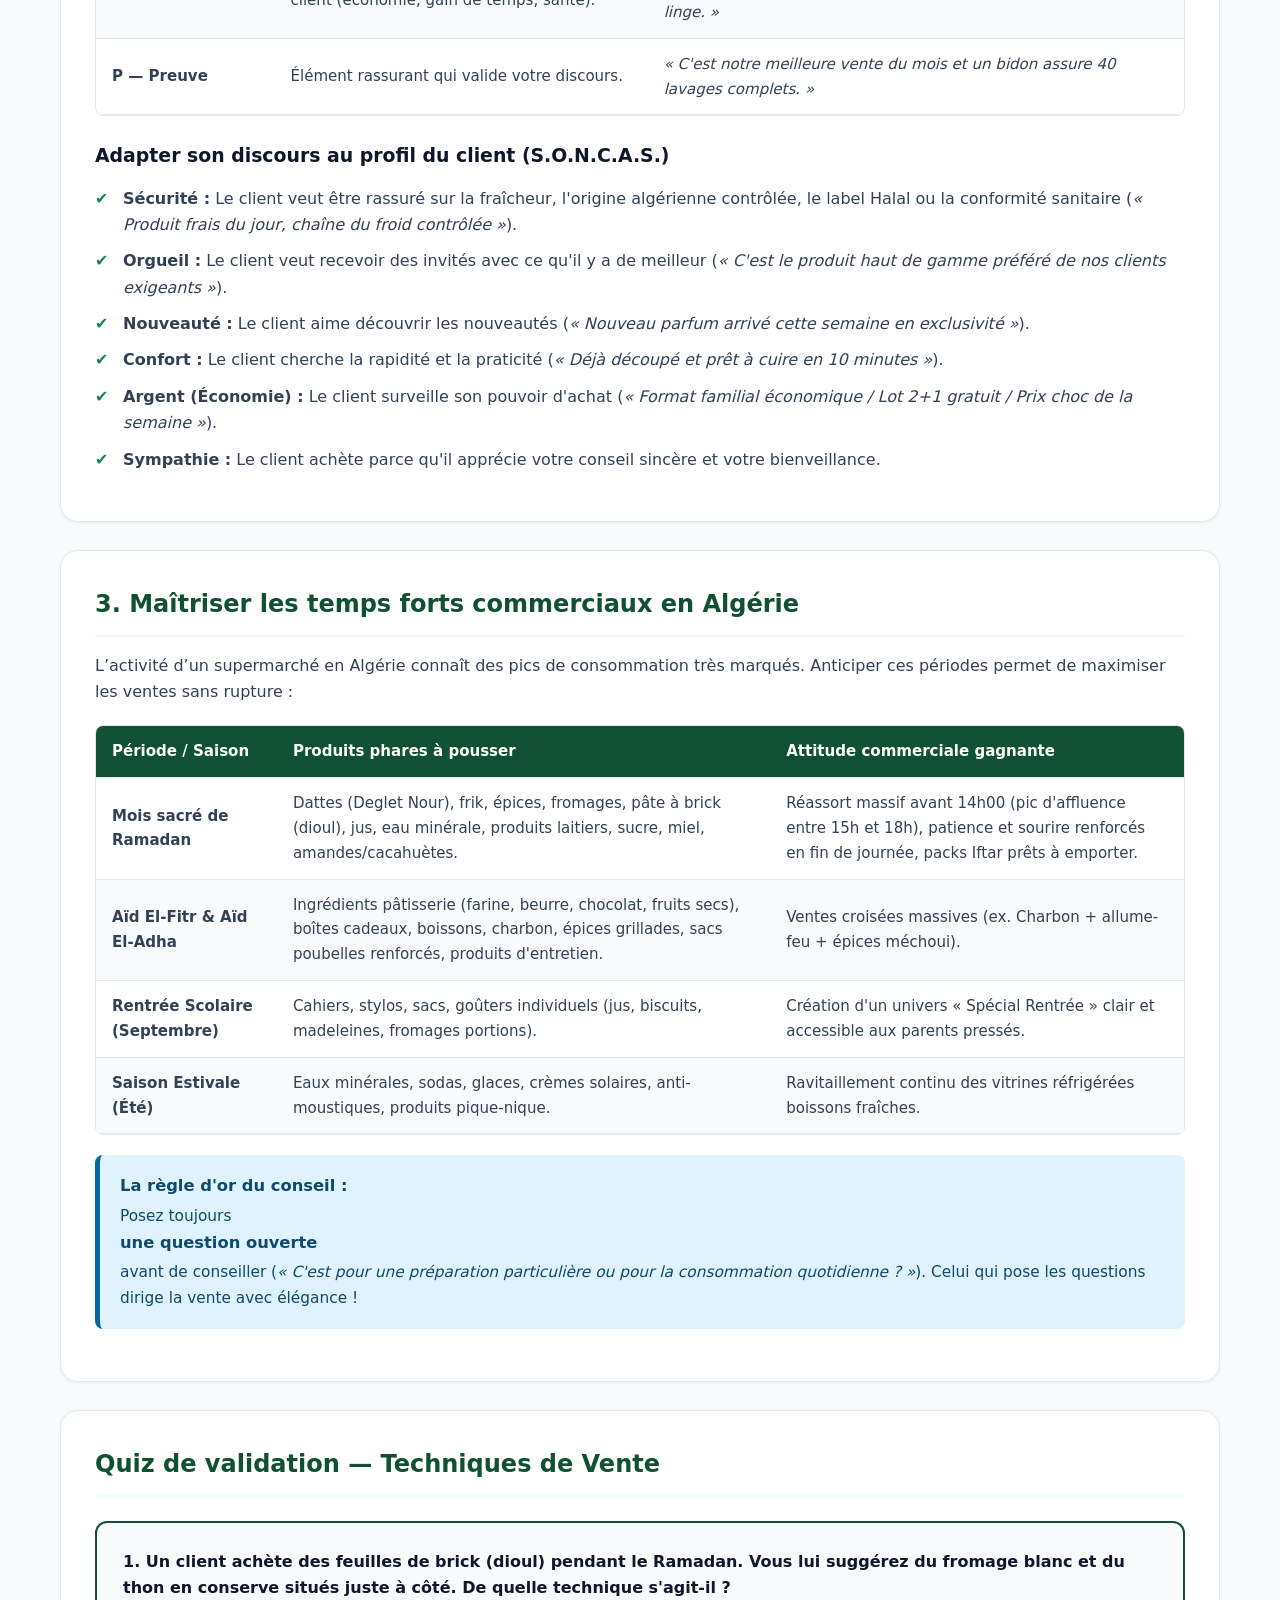
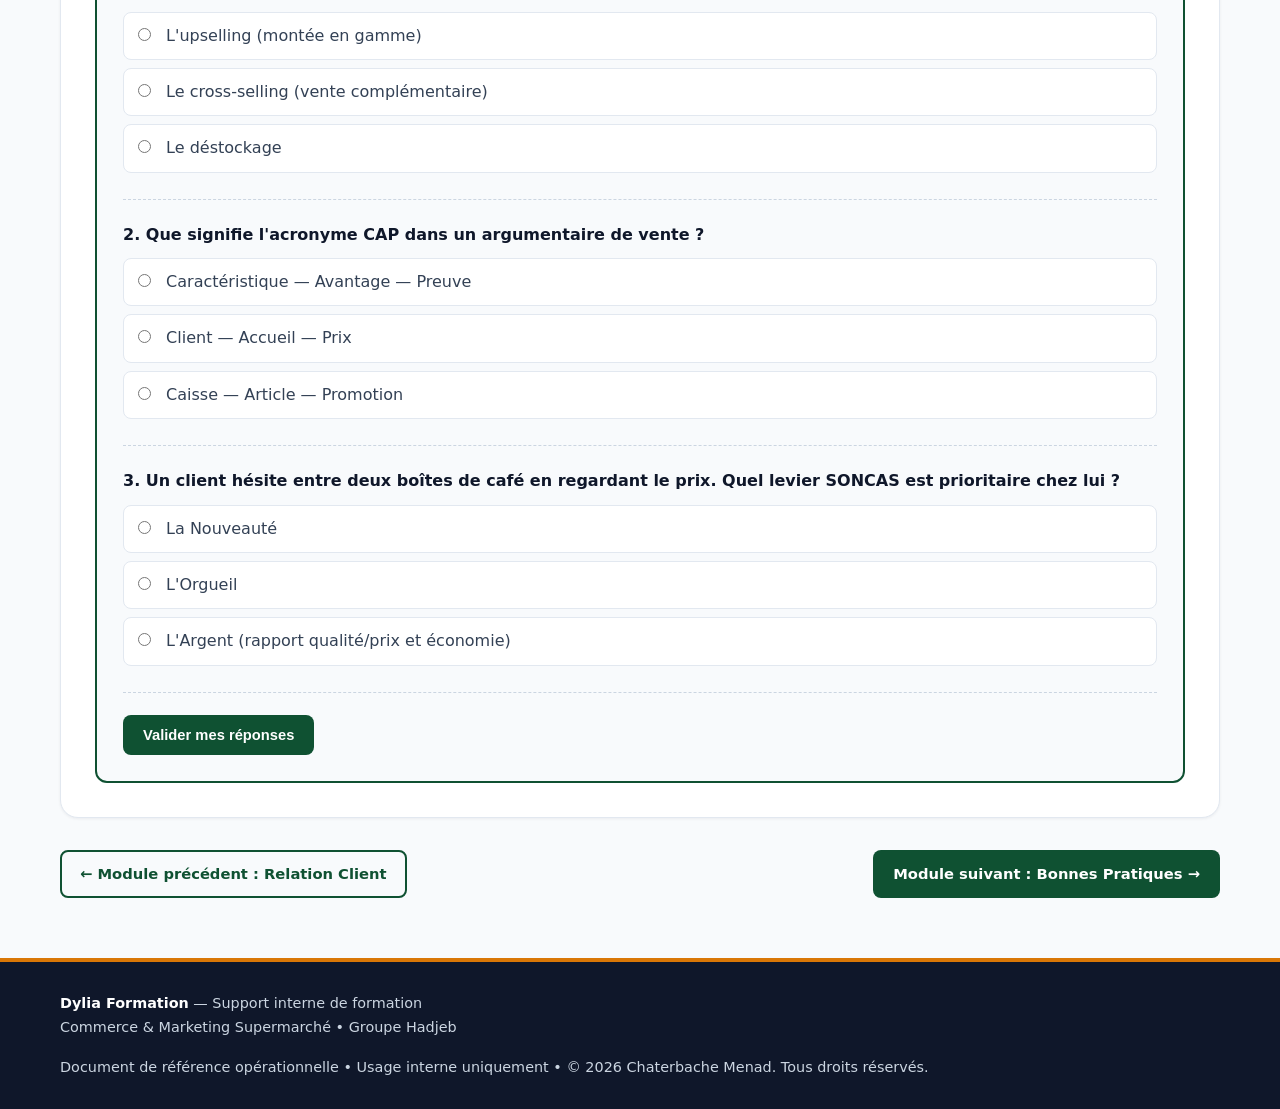
<file: dylia-formation/techniques-vente.html>
<!DOCTYPE html>
<html lang="fr">
<head>
  <meta charset="UTF-8">
  <meta name="viewport" content="width=device-width, initial-scale=1.0">
  <title>Techniques de Vente Supermarché | Dylia Formation</title>
  <meta name="description" content="Techniques de vente en supermarché : upselling, cross-selling, méthode CAP-SONCAS, argumentation produit et augmentation du panier moyen.">
  <link rel="stylesheet" href="css/style.css">
</head>
<body>

  <header class="header">
    <div class="header-top">
      <div class="container">
        <span>Formation interne collaborateurs — Groupe Hadjeb / Dylia Market</span>
        <span>Module 04 • Conseil, Argumentation &amp; Panier Moyen</span>
      </div>
    </div>
    <div class="container">
      <div class="logo-area">
        <a href="index.html">
          <img src="img/logo-dylia.svg" alt="Dylia Market" class="logo-img">
          <div class="logo-text">
            <h1>Dylia Formation</h1>
            <span>Commerce • Marketing • Bonnes pratiques rayon</span>
          </div>
        </a>
      </div>
      <nav class="nav">
        <a href="index.html">Accueil</a>
        <a href="merchandising.html">Merchandising</a>
        <a href="stocks-fifo-dlc.html">Stocks • FIFO • DLC</a>
        <a href="relation-client.html">Relation Client</a>
        <a href="techniques-vente.html" class="active">Techniques de Vente</a>
        <a href="bonnes-pratiques.html">Bonnes Pratiques</a>
      </nav>
    </div>
  </header>

  <main class="main">
    <div class="container">

      <section class="hero">
        <span class="hero-breadcrumb">Module 4 sur 5 • Performance Commerciale</span>
        <h2>Techniques de Vente : Conseiller avec justesse et augmenter le panier moyen</h2>
        <p>
          Vendre en supermarché ne signifie pas « forcer » le client, mais l’aider à faire le meilleur choix 
          pour sa famille et son budget. Un conseil pertinent augmente la satisfaction client tout en développant 
          le chiffre d’affaires et la marge de Dylia Market.
        </p>
        <div class="hero-badges">
          <span class="badge">Cross-Selling</span>
          <span class="badge">Upselling</span>
          <span class="badge">Méthode CAP-SONCAS</span>
          <span class="badge">Vente en rayons traditionnels</span>
        </div>
      </section>

      <!-- SECTION 1 : UPSELLING & CROSS-SELLING -->
      <section class="content-page">
        <h2>1. Les deux leviers du panier moyen : Upselling et Cross-Selling</h2>
        <p>
          Si chaque client ajoute seulement <strong>un produit à 250 DA</strong> à son panier grâce à un bon conseil 
          ou une belle mise en avant, sur 1 000 clients par jour, cela représente <strong>+250 000 DA de chiffre d’affaires quotidien</strong> !
        </p>

        <div class="grid-2">
          <div class="box-do" style="background:#eff6ff; border-color:#93c5fd;">
            <h4 style="color:#1e40af;">📈 L’Upselling (Montée en gamme / Format)</h4>
            <p>Proposer au client un produit légèrement supérieur en qualité, en saveur ou en format plus économique.</p>
            <ul class="checklist">
              <li><strong>Exemple Format :</strong> <em>« Vous prenez 2 bouteilles d'huile de 1L à 260 DA chacune (520 DA) ; sachez que le bidon de 2L est en promo à 470 DA, vous économisez 50 DA. »</em></li>
              <li><strong>Exemple Qualité :</strong> <em>« Pour un plat festif ou un couscous de réception, cette semoule extra-fine ou cette huile d'olive vierge extra apportera beaucoup plus de tenue et de goût. »</em></li>
            </ul>
          </div>
          <div class="box-do">
            <h4>➕ Le Cross-Selling (Vente complémentaire)</h4>
            <p>Proposer un produit qui complète naturellement l'achat initial du client.</p>
            <ul class="checklist">
              <li><strong>Rayon Boucherie / Volaille :</strong> <em>« Avec vos escalopes de poulet, avez-vous pensé à notre marinade maison aux herbes ou à la chapelure croustillante juste à côté ? »</em></li>
              <li><strong>Rayon Crémerie / Charcuterie :</strong> <em>« Ce fromage râpé fond parfaitement sur les gratins ; nous avons aussi de la crème liquide fraîche arrivée ce matin. »</em></li>
              <li><strong>Rayon Épicerie :</strong> <em>« Pour accompagner ce café moulu, nous venons de recevoir des biscuits sablés artisanaux. »</em></li>
            </ul>
          </div>
        </div>
      </section>

      <!-- SECTION 2 : MÉTHODE CAP-SONCAS -->
      <section class="content-page">
        <h2>2. Savoir argumenter un produit : La méthode C.A.P. et S.O.N.C.A.S.</h2>
        <p>
          Un client n’achète pas une caractéristique technique : il achète <strong>le bénéfice concret</strong> que le produit lui apporte. 
          Pour convaincre en 15 secondes, utilisez la structure <strong>Caractéristique → Avantage → Preuve (CAP)</strong> :
        </p>

        <div class="table-wrapper">
          <table>
            <thead>
              <tr>
                <th>Étape CAP</th>
                <th>Rôle dans l'argumentaire</th>
                <th>Exemple concret Dylia Market (Lessive liquide)</th>
              </tr>
            </thead>
            <tbody>
              <tr>
                <td><strong>C — Caractéristique</strong></td>
                <td>Ce que le produit est objectivement (composition, origine, format).</td>
                <td><em>« Cette lessive liquide concentrée est formulée aux enzymes actifs dès 30°C... »</em></td>
              </tr>
              <tr>
                <td><strong>A — Avantage</strong></td>
                <td>Ce que cela change positivement pour le client (économie, gain de temps, santé).</td>
                <td><em>« ...ce qui vous permet d'enlever les taches difficiles à froid tout en économisant de l'électricité et en préservant les couleurs du linge. »</em></td>
              </tr>
              <tr>
                <td><strong>P — Preuve</strong></td>
                <td>Élément rassurant qui valide votre discours.</td>
                <td><em>« C'est notre meilleure vente du mois et un bidon assure 40 lavages complets. »</em></td>
              </tr>
            </tbody>
          </table>
        </div>

        <h3>Adapter son discours au profil du client (S.O.N.C.A.S.)</h3>
        <ul class="checklist">
          <li><strong>Sécurité :</strong> Le client veut être rassuré sur la fraîcheur, l'origine algérienne contrôlée, le label Halal ou la conformité sanitaire (<em>« Produit frais du jour, chaîne du froid contrôlée »</em>).</li>
          <li><strong>Orgueil :</strong> Le client veut recevoir des invités avec ce qu'il y a de meilleur (<em>« C'est le produit haut de gamme préféré de nos clients exigeants »</em>).</li>
          <li><strong>Nouveauté :</strong> Le client aime découvrir les nouveautés (<em>« Nouveau parfum arrivé cette semaine en exclusivité »</em>).</li>
          <li><strong>Confort :</strong> Le client cherche la rapidité et la praticité (<em>« Déjà découpé et prêt à cuire en 10 minutes »</em>).</li>
          <li><strong>Argent (Économie) :</strong> Le client surveille son pouvoir d'achat (<em>« Format familial économique / Lot 2+1 gratuit / Prix choc de la semaine »</em>).</li>
          <li><strong>Sympathie :</strong> Le client achète parce qu'il apprécie votre conseil sincère et votre bienveillance.</li>
        </ul>
      </section>

      <!-- SECTION 3 : PÉRIODES CLÉS EN ALGÉRIE -->
      <section class="content-page">
        <h2>3. Maîtriser les temps forts commerciaux en Algérie</h2>
        <p>
          L’activité d’un supermarché en Algérie connaît des pics de consommation très marqués. 
          Anticiper ces périodes permet de maximiser les ventes sans rupture :
        </p>

        <div class="table-wrapper">
          <table>
            <thead>
              <tr>
                <th>Période / Saison</th>
                <th>Produits phares à pousser</th>
                <th>Attitude commerciale gagnante</th>
              </tr>
            </thead>
            <tbody>
              <tr>
                <td><strong>Mois sacré de Ramadan</strong></td>
                <td>Dattes (Deglet Nour), frik, épices, fromages, pâte à brick (dioul), jus, eau minérale, produits laitiers, sucre, miel, amandes/cacahuètes.</td>
                <td>Réassort massif avant 14h00 (pic d'affluence entre 15h et 18h), patience et sourire renforcés en fin de journée, packs Iftar prêts à emporter.</td>
              </tr>
              <tr>
                <td><strong>Aïd El-Fitr &amp; Aïd El-Adha</strong></td>
                <td>Ingrédients pâtisserie (farine, beurre, chocolat, fruits secs), boîtes cadeaux, boissons, charbon, épices grillades, sacs poubelles renforcés, produits d'entretien.</td>
                <td>Ventes croisées massives (ex. Charbon + allume-feu + épices méchoui).</td>
              </tr>
              <tr>
                <td><strong>Rentrée Scolaire (Septembre)</strong></td>
                <td>Cahiers, stylos, sacs, goûters individuels (jus, biscuits, madeleines, fromages portions).</td>
                <td>Création d'un univers « Spécial Rentrée » clair et accessible aux parents pressés.</td>
              </tr>
              <tr>
                <td><strong>Saison Estivale (Été)</strong></td>
                <td>Eaux minérales, sodas, glaces, crèmes solaires, anti-moustiques, produits pique-nique.</td>
                <td>Ravitaillement continu des vitrines réfrigérées boissons fraîches.</td>
              </tr>
            </tbody>
          </table>
        </div>

        <div class="callout callout-info">
          <strong>La règle d'or du conseil :</strong>
          Posez toujours <strong>une question ouverte</strong> avant de conseiller (<em>« C'est pour une préparation particulière ou pour la consommation quotidienne ? »</em>). Celui qui pose les questions dirige la vente avec élégance !
        </div>
      </section>

      <!-- QUIZ MODULE 4 -->
      <section class="content-page">
        <h2>Quiz de validation — Techniques de Vente</h2>
        <div class="quiz-box" id="quiz-vente">
          <div class="quiz-question" data-correct="b">
            <p>1. Un client achète des feuilles de brick (dioul) pendant le Ramadan. Vous lui suggérez du fromage blanc et du thon en conserve situés juste à côté. De quelle technique s'agit-il ?</p>
            <div class="quiz-options">
              <label><input type="radio" name="v1" value="a"> L'upselling (montée en gamme)</label>
              <label><input type="radio" name="v1" value="b"> Le cross-selling (vente complémentaire)</label>
              <label><input type="radio" name="v1" value="c"> Le déstockage</label>
            </div>
            <div class="quiz-feedback">Exact ! Proposer des produits complémentaires pour réaliser la recette est du cross-selling.</div>
          </div>

          <div class="quiz-question" data-correct="a">
            <p>2. Que signifie l'acronyme CAP dans un argumentaire de vente ?</p>
            <div class="quiz-options">
              <label><input type="radio" name="v2" value="a"> Caractéristique — Avantage — Preuve</label>
              <label><input type="radio" name="v2" value="b"> Client — Accueil — Prix</label>
              <label><input type="radio" name="v2" value="c"> Caisse — Article — Promotion</label>
            </div>
            <div class="quiz-feedback">Parfait ! Caractéristique + Avantage pour le client + Preuve concrète.</div>
          </div>

          <div class="quiz-question" data-correct="c">
            <p>3. Un client hésite entre deux boîtes de café en regardant le prix. Quel levier SONCAS est prioritaire chez lui ?</p>
            <div class="quiz-options">
              <label><input type="radio" name="v3" value="a"> La Nouveauté</label>
              <label><input type="radio" name="v3" value="b"> L'Orgueil</label>
              <label><input type="radio" name="v3" value="c"> L'Argent (rapport qualité/prix et économie)</label>
            </div>
            <div class="quiz-feedback">Exact ! Il faut lui démontrer le coût par tasse ou la promotion en cours.</div>
          </div>

          <button type="button" class="btn btn-primary" onclick="corrigerQuiz('quiz-vente')">Valider mes réponses</button>
          <div class="quiz-result"></div>
        </div>
      </section>

      <div class="module-nav">
        <a href="relation-client.html" class="btn btn-outline">← Module précédent : Relation Client</a>
        <a href="bonnes-pratiques.html" class="btn btn-primary">Module suivant : Bonnes Pratiques →</a>
      </div>

    </div>
  </main>

  <footer class="footer">
    <div class="container">
      <div>
        <strong>Dylia Formation</strong> — Support interne de formation<br>
        Commerce &amp; Marketing Supermarché • Groupe Hadjeb
      </div>
      <div>
        Document de référence opérationnelle • Usage interne uniquement • © 2026 Chaterbache Menad. Tous droits réservés.
      </div>
    </div>
  </footer>

  <script>
    function corrigerQuiz(quizId) {
      const box = document.getElementById(quizId);
      const questions = box.querySelectorAll('.quiz-question');
      let score = 0;
      questions.forEach((q) => {
        const correct = q.dataset.correct;
        const selected = q.querySelector('input[type="radio"]:checked');
        const feedback = q.querySelector('.quiz-feedback');
        feedback.style.display = 'block';
        if (selected && selected.value === correct) {
          score++;
          feedback.style.color = '#166534';
          feedback.textContent = '✔ Bonne réponse ! ' + feedback.textContent.replace(/^✔ Bonne réponse ! |^✖ Incorrect\. /, '');
        } else {
          feedback.style.color = '#b91c1c';
          feedback.textContent = '✖ Incorrect. ' + feedback.textContent.replace(/^✔ Bonne réponse ! |^✖ Incorrect\. /, '');
        }
      });
      const res = box.querySelector('.quiz-result');
      res.style.display = 'block';
      res.style.background = score === questions.length ? '#dcfce7' : '#fef3c7';
      res.style.color = score === questions.length ? '#166534' : '#92400e';
      res.textContent = score === questions.length
        ? `Bravo ! Score : ${score}/${questions.length}. Vous êtes prêt à booster le panier moyen !`
        : `Score : ${score}/${questions.length}. Relisez la méthode CAP-SONCAS ci-dessus.`;
    }
  </script>
</body>
</html>
</file>
<file: dylia-formation/css/style.css>
/* ==========================================================================
   DYLIA FORMATION — FEUILLE DE STYLE COMPLÈTE (GROUPE HADJEB / DYLIA MARKET)
   Design System : Retail Moderne, Lisibilité Terrain, Mobile-First & Print
   ========================================================================== */

:root {
  --primary: #0f5132;
  --primary-light: #198754;
  --primary-bg: #ecfdf5;
  --accent: #d97706;
  --accent-light: #fef3c7;
  --blue: #0369a1;
  --blue-bg: #e0f2fe;
  --purple: #6d28d9;
  --purple-bg: #ede9fe;
  --teal: #0f766e;
  --teal-bg: #ccfbf1;
  --red: #b91c1c;
  --red-bg: #fee2e2;
  --dark: #0f172a;
  --text: #334155;
  --text-muted: #64748b;
  --border: #e2e8f0;
  --bg-body: #f8fafc;
  --bg-card: #ffffff;
  --shadow-sm: 0 1px 3px rgba(15, 23, 42, 0.06);
  --shadow-md: 0 4px 12px rgba(15, 23, 42, 0.08);
  --shadow-lg: 0 10px 25px rgba(15, 23, 42, 0.12);
  --radius-sm: 8px;
  --radius-md: 12px;
  --radius-lg: 18px;
  --transition: all 0.25s ease;
}

/* RESET & BASE */
*, *::before, *::after {
  box-sizing: border-box;
  margin: 0;
  padding: 0;
}

html {
  scroll-behavior: smooth;
  font-size: 16px;
}

body {
  font-family: 'Segoe UI', system-ui, -apple-system, BlinkMacSystemFont, Roboto, 'Helvetica Neue', Arial, sans-serif;
  background-color: var(--bg-body);
  color: var(--text);
  line-height: 1.65;
  -webkit-font-smoothing: antialiased;
}

.container {
  width: 100%;
  max-width: 1200px;
  margin: 0 auto;
  padding: 0 20px;
}

a {
  color: var(--primary-light);
  text-decoration: none;
  transition: var(--transition);
}

/* HEADER & NAVIGATION */
.header {
  background: var(--bg-card);
  border-bottom: 1px solid var(--border);
  box-shadow: var(--shadow-sm);
  position: sticky;
  top: 0;
  z-index: 1000;
}

.header-top {
  background: var(--dark);
  color: #e2e8f0;
  font-size: 0.8rem;
  padding: 6px 0;
}

.header-top .container {
  display: flex;
  justify-content: space-between;
  align-items: center;
  flex-wrap: wrap;
  gap: 8px;
}

.header > .container {
  display: flex;
  justify-content: space-between;
  align-items: center;
  padding-top: 12px;
  padding-bottom: 12px;
  flex-wrap: wrap;
  gap: 16px;
}

.logo-area a {
  display: flex;
  align-items: center;
  gap: 12px;
  color: var(--dark);
}

.logo-img {
  height: 46px;
  width: auto;
}

.logo-text h1 {
  font-size: 1.25rem;
  font-weight: 800;
  color: var(--primary);
  line-height: 1.15;
}

.logo-text span {
  font-size: 0.78rem;
  color: var(--text-muted);
  display: block;
}

.nav {
  display: flex;
  gap: 6px;
  flex-wrap: wrap;
}

.nav a {
  padding: 8px 13px;
  border-radius: var(--radius-sm);
  font-size: 0.9rem;
  font-weight: 600;
  color: var(--text);
}

.nav a:hover {
  background: var(--primary-bg);
  color: var(--primary);
}

.nav a.active {
  background: var(--primary);
  color: #ffffff;
}

/* MAIN LAYOUT */
.main {
  padding: 32px 0 60px;
}

/* HERO SECTION */
.hero {
  background: linear-gradient(135deg, var(--primary) 0%, #146c43 60%, #198754 100%);
  color: #ffffff;
  padding: 40px 36px;
  border-radius: var(--radius-lg);
  box-shadow: var(--shadow-md);
  margin-bottom: 36px;
  position: relative;
  overflow: hidden;
}

.hero::after {
  content: "";
  position: absolute;
  right: -60px;
  bottom: -60px;
  width: 260px;
  height: 260px;
  background: rgba(255, 255, 255, 0.06);
  border-radius: 50%;
  pointer-events: none;
}

.hero-breadcrumb {
  display: inline-block;
  font-size: 0.8rem;
  text-transform: uppercase;
  letter-spacing: 1px;
  background: rgba(0, 0, 0, 0.25);
  padding: 4px 12px;
  border-radius: 20px;
  margin-bottom: 14px;
  color: #fde68a;
  font-weight: 700;
}

.hero h2 {
  font-size: 2rem;
  font-weight: 800;
  margin-bottom: 14px;
  line-height: 1.25;
}

.hero p {
  font-size: 1.05rem;
  max-width: 820px;
  color: #f1f5f9;
  margin-bottom: 22px;
}

.hero-badges {
  display: flex;
  flex-wrap: wrap;
  gap: 10px;
}

.badge {
  background: rgba(255, 255, 255, 0.16);
  border: 1px solid rgba(255, 255, 255, 0.28);
  padding: 6px 14px;
  border-radius: 999px;
  font-size: 0.85rem;
  font-weight: 600;
  backdrop-filter: blur(4px);
}

/* SECTION TITLES */
.section-title {
  font-size: 1.6rem;
  font-weight: 800;
  color: var(--dark);
  margin-bottom: 6px;
}

.section-subtitle {
  color: var(--text-muted);
  margin-bottom: 24px;
  font-size: 1rem;
}

/* CARDS GRID */
.cards-grid {
  display: grid;
  grid-template-columns: repeat(auto-fit, minmax(320px, 1fr));
  gap: 22px;
  margin-bottom: 36px;
}

.card {
  background: var(--bg-card);
  border: 1px solid var(--border);
  border-radius: var(--radius-md);
  padding: 26px;
  box-shadow: var(--shadow-sm);
  display: flex;
  flex-direction: column;
  transition: var(--transition);
}

.card:hover {
  transform: translateY(-4px);
  box-shadow: var(--shadow-lg);
  border-color: #cbd5e1;
}

.card-icon {
  width: 50px;
  height: 50px;
  border-radius: 12px;
  display: flex;
  align-items: center;
  justify-content: center;
  font-size: 1.5rem;
  margin-bottom: 16px;
}

.card-icon.green { background: var(--primary-bg); color: var(--primary); }
.card-icon.orange { background: var(--accent-light); color: var(--accent); }
.card-icon.blue { background: var(--blue-bg); color: var(--blue); }
.card-icon.purple { background: var(--purple-bg); color: var(--purple); }
.card-icon.teal { background: var(--teal-bg); color: var(--teal); }
.card-icon.red { background: var(--red-bg); color: var(--red); }

.card h3 {
  font-size: 1.25rem;
  color: var(--dark);
  margin-bottom: 10px;
  font-weight: 700;
}

.card p {
  color: var(--text);
  font-size: 0.95rem;
  margin-bottom: 20px;
  flex-grow: 1;
}

/* BUTTONS */
.btn {
  display: inline-flex;
  align-items: center;
  justify-content: center;
  gap: 8px;
  padding: 10px 18px;
  border-radius: var(--radius-sm);
  font-weight: 700;
  font-size: 0.92rem;
  cursor: pointer;
  border: 2px solid transparent;
  transition: var(--transition);
  text-align: center;
}

.btn-primary {
  background: var(--primary);
  color: #ffffff;
}

.btn-primary:hover {
  background: var(--primary-light);
  color: #ffffff;
}

.btn-outline {
  background: transparent;
  border-color: var(--primary);
  color: var(--primary);
}

.btn-outline:hover {
  background: var(--primary);
  color: #ffffff;
}

.btn-accent {
  background: var(--accent);
  color: #ffffff;
}

.btn-accent:hover {
  background: #b45309;
  color: #ffffff;
}

/* CONTENT PAGE BLOCKS */
.content-page {
  background: var(--bg-card);
  border: 1px solid var(--border);
  border-radius: var(--radius-lg);
  padding: 34px;
  box-shadow: var(--shadow-sm);
  margin-bottom: 28px;
}

.content-page h2 {
  font-size: 1.5rem;
  color: var(--primary);
  margin-bottom: 16px;
  padding-bottom: 10px;
  border-bottom: 2px solid var(--primary-bg);
  font-weight: 800;
}

.content-page h3 {
  font-size: 1.18rem;
  color: var(--dark);
  margin: 24px 0 12px;
  font-weight: 700;
}

.content-page p {
  margin-bottom: 14px;
}

/* CALLOUTS */
.callout {
  padding: 18px 20px;
  border-radius: var(--radius-sm);
  border-left: 5px solid;
  margin: 18px 0;
  font-size: 0.96rem;
}

.callout strong {
  display: block;
  font-size: 1.02rem;
  margin-bottom: 4px;
}

.callout-success {
  background: var(--primary-bg);
  border-color: var(--primary-light);
  color: #064e3b;
}

.callout-info {
  background: var(--blue-bg);
  border-color: var(--blue);
  color: #0c4a6e;
}

.callout-warning {
  background: var(--accent-light);
  border-color: var(--accent);
  color: #78350f;
}

.callout-danger {
  background: var(--red-bg);
  border-color: var(--red);
  color: #7f1d1d;
}

/* LISTS & STEPS */
.steps {
  list-style: none;
  counter-reset: step-counter;
  margin: 16px 0;
}

.steps li {
  counter-increment: step-counter;
  position: relative;
  padding-left: 48px;
  margin-bottom: 18px;
}

.steps li::before {
  content: counter(step-counter);
  position: absolute;
  left: 0;
  top: 2px;
  width: 32px;
  height: 32px;
  background: var(--primary);
  color: #ffffff;
  font-weight: 800;
  border-radius: 50%;
  display: flex;
  align-items: center;
  justify-content: center;
  font-size: 0.9rem;
}

.checklist {
  list-style: none;
  margin: 14px 0;
}

.checklist li {
  position: relative;
  padding-left: 28px;
  margin-bottom: 10px;
}

.checklist li::before {
  content: "✔";
  position: absolute;
  left: 0;
  top: 0;
  color: var(--primary-light);
  font-weight: 800;
}

/* TABLES */
.table-wrapper {
  width: 100%;
  overflow-x: auto;
  margin: 20px 0;
  border-radius: var(--radius-sm);
  border: 1px solid var(--border);
}

table {
  width: 100%;
  border-collapse: collapse;
  text-align: left;
  font-size: 0.94rem;
}

thead {
  background: var(--primary);
  color: #ffffff;
}

th, td {
  padding: 13px 16px;
  border-bottom: 1px solid var(--border);
}

tbody tr:nth-child(even) {
  background: #f8fafc;
}

tbody tr:hover {
  background: var(--primary-bg);
}

/* TWO COLUMNS & COMPARISON */
.grid-2 {
  display: grid;
  grid-template-columns: repeat(auto-fit, minmax(280px, 1fr));
  gap: 20px;
  margin: 18px 0;
}

.box-do, .box-dont {
  padding: 20px;
  border-radius: var(--radius-md);
  border: 1px solid;
}

.box-do {
  background: #f0fdf4;
  border-color: #86efac;
}

.box-do h4 {
  color: #166534;
  margin-bottom: 10px;
  font-size: 1.05rem;
}

.box-dont {
  background: #fef2f2;
  border-color: #fca5a5;
}

.box-dont h4 {
  color: #991b1b;
  margin-bottom: 10px;
  font-size: 1.05rem;
}

/* SCHEMA RAYON VISUEL (MERCHANDISING) */
.shelf-diagram {
  border: 3px solid var(--dark);
  border-radius: var(--radius-sm);
  overflow: hidden;
  margin: 20px 0;
  background: #fff;
}

.shelf-level {
  padding: 14px 18px;
  border-bottom: 2px solid var(--dark);
  display: flex;
  justify-content: space-between;
  align-items: center;
  flex-wrap: wrap;
  gap: 10px;
}

.shelf-level:last-child {
  border-bottom: none;
}

.shelf-eyes { background: #fef3c7; font-weight: 700; }
.shelf-hands { background: #dcfce7; font-weight: 700; }
.shelf-hat { background: #e0f2fe; }
.shelf-feet { background: #f1f5f9; }

.tag-pill {
  padding: 4px 10px;
  border-radius: 6px;
  font-size: 0.8rem;
  font-weight: 700;
  background: var(--dark);
  color: #fff;
}

/* QUIZ INTERACTIF */
.quiz-box {
  background: #f8fafc;
  border: 2px solid var(--primary);
  border-radius: var(--radius-md);
  padding: 26px;
  margin-top: 24px;
}

.quiz-question {
  margin-bottom: 22px;
  padding-bottom: 18px;
  border-bottom: 1px dashed #cbd5e1;
}

.quiz-question:last-of-type {
  border-bottom: none;
}

.quiz-question p {
  font-weight: 700;
  color: var(--dark);
  margin-bottom: 10px;
}

.quiz-options label {
  display: block;
  padding: 10px 14px;
  margin-bottom: 8px;
  background: #ffffff;
  border: 1px solid var(--border);
  border-radius: var(--radius-sm);
  cursor: pointer;
  transition: var(--transition);
}

.quiz-options label:hover {
  border-color: var(--primary-light);
  background: var(--primary-bg);
}

.quiz-options input[type="radio"] {
  margin-right: 10px;
  accent-color: var(--primary);
}

.quiz-result {
  margin-top: 18px;
  padding: 16px;
  border-radius: var(--radius-sm);
  font-weight: 700;
  display: none;
}

.quiz-feedback {
  font-size: 0.88rem;
  margin-top: 6px;
  font-weight: 600;
  display: none;
}

/* PAGE NAVIGATION (PREV / NEXT) */
.module-nav {
  display: flex;
  justify-content: space-between;
  align-items: center;
  gap: 16px;
  flex-wrap: wrap;
  margin-top: 32px;
}

/* FOOTER */
.footer {
  background: var(--dark);
  color: #cbd5e1;
  padding: 30px 0;
  font-size: 0.9rem;
  border-top: 4px solid var(--accent);
}

.footer .container {
  display: flex;
  justify-content: space-between;
  align-items: center;
  flex-wrap: wrap;
  gap: 16px;
}

.footer strong {
  color: #ffffff;
}

/* RESPONSIVE */
@media (max-width: 768px) {
  .hero {
    padding: 28px 20px;
  }
  .hero h2 {
    font-size: 1.5rem;
  }
  .content-page {
    padding: 22px 18px;
  }
  .nav {
    width: 100%;
    overflow-x: auto;
    padding-bottom: 4px;
  }
  .nav a {
    white-space: nowrap;
    font-size: 0.84rem;
    padding: 7px 10px;
  }
}

/* PRINT STYLES */
@media print {
  .header, .footer, .quiz-box, .module-nav, .btn {
    display: none !important;
  }
  body {
    background: #fff;
  }
  .content-page {
    box-shadow: none;
    border: none;
    padding: 0;
  }
}
</file>
